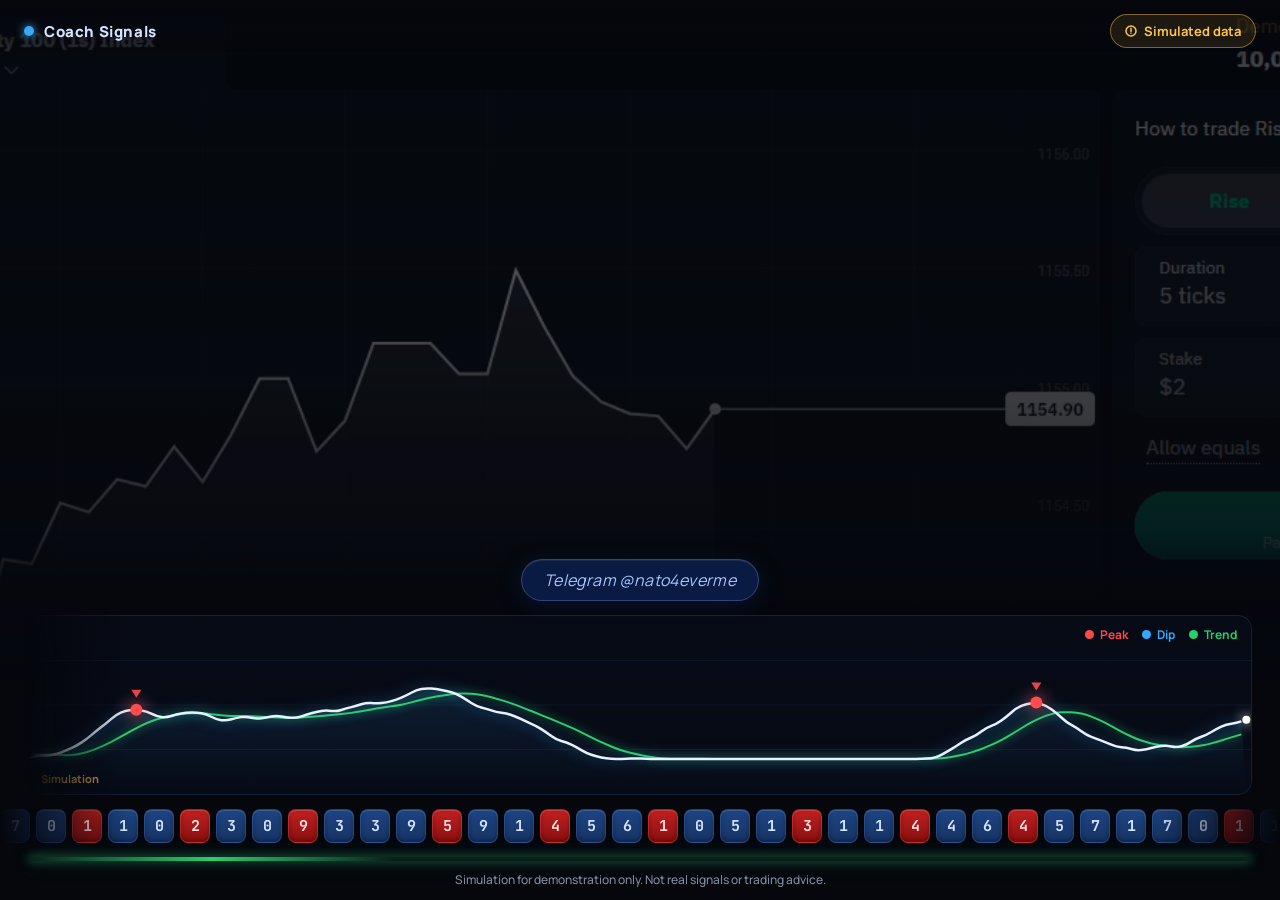
<file: index.html>
<!DOCTYPE html>
<html lang="en">
<head>
  <meta charset="UTF-8">
  <meta name="viewport" content="width=device-width, initial-scale=1.0, viewport-fit=cover">
  <title>Coach Signal Overlay (Simulation)</title>
  <link rel="preconnect" href="https://fonts.googleapis.com">
  <link rel="preconnect" href="https://fonts.gstatic.com" crossorigin>
  <link href="https://fonts.googleapis.com/css2?family=Manrope:wght@500;700;800&family=JetBrains+Mono:wght@600;700&display=swap" rel="stylesheet">
  <link rel="stylesheet" href="style.css">
</head>
<body>

  <!-- Background: Deriv screenshot -->
  <div class="fake-bg">
    <img src="assets/deriv-screenshot.png" alt="Trading platform interface">
  </div>

  <header class="topbar">
    <div class="topbar__left">
      <span class="topbar__dot"></span>
      <span class="topbar__title">Coach Signals</span>
    </div>
    <div class="topbar__badge" role="status">
      <svg width="12" height="12" viewBox="0 0 12 12" aria-hidden="true"><circle cx="6" cy="6" r="5" fill="none" stroke="currentColor" stroke-width="1.5"/><path d="M6 3.2v3.2M6 8.2v.1" stroke="currentColor" stroke-width="1.5" stroke-linecap="round"/></svg>
      Simulated data
    </div>
  </header>

  <main class="overlay">

    <div class="overlay__telegram">
      <span>Telegram @nato4everme</span>
    </div>

    <!-- Moving signal lines -->
    <div class="overlay__wave">
      <canvas id="wave" aria-label="Simulated signal lines"></canvas>
      <span class="wave__tag">Simulation</span>
      <div class="wave__legend">
        <span class="legend legend--up">Peak</span>
        <span class="legend legend--down">Dip</span>
        <span class="legend legend--trend">Trend</span>
      </div>
    </div>

    <!-- Scrolling code sequence -->
    <div class="overlay__code" aria-hidden="true">
      <div class="code-track" id="codeTrack"></div>
    </div>

    <div class="overlay__line"></div>

    <p class="overlay__disclaimer">Simulation for demonstration only. Not real signals or trading advice.</p>

  </main>

  <script src="script.js"></script>
</body>
</html>
</file>
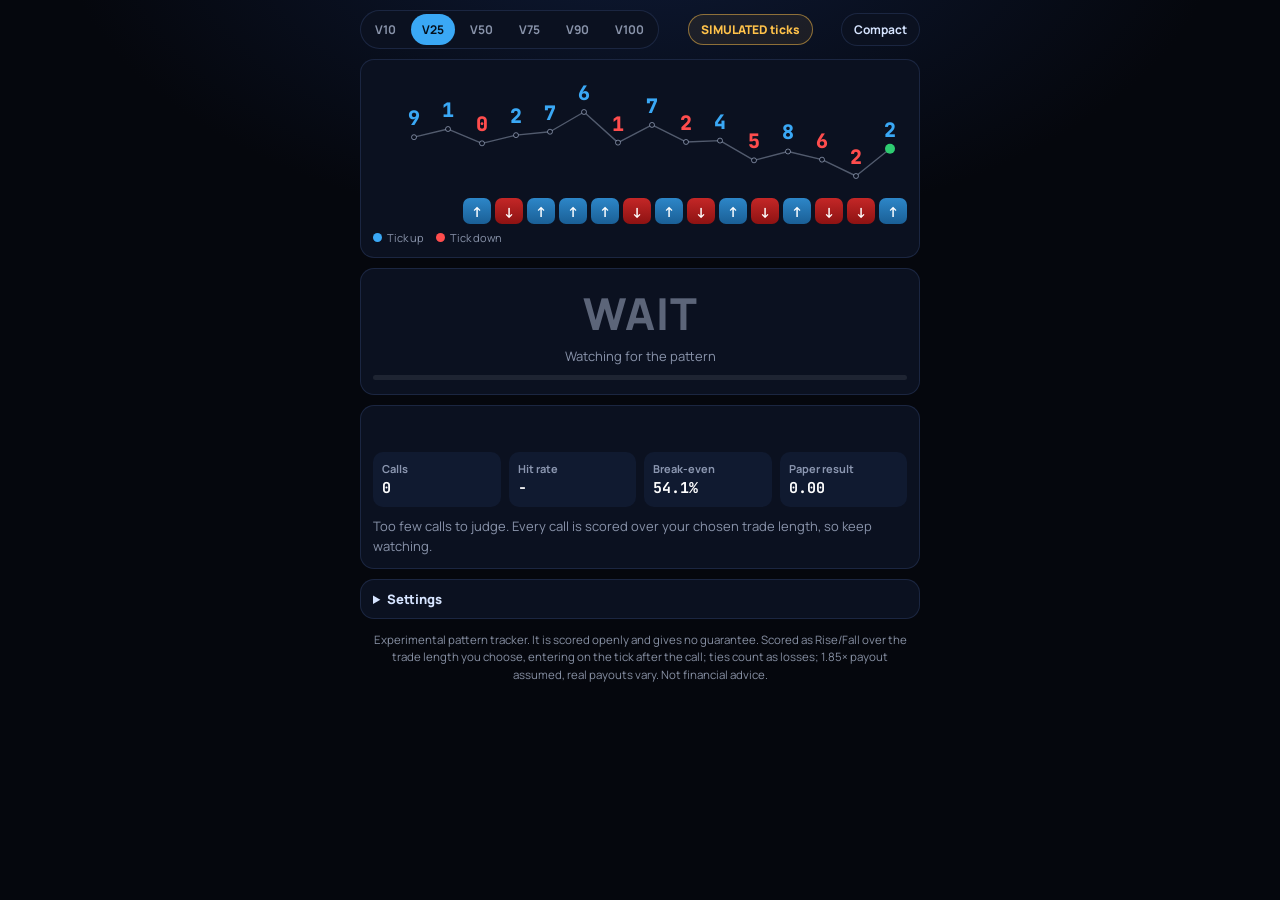
<file: bot-1.html>
<!DOCTYPE html>
<html lang="en">
<head>
<meta charset="UTF-8">
<meta name="viewport" content="width=device-width, initial-scale=1.0, viewport-fit=cover">
<title>Tick Pattern Bot</title>
<link rel="preconnect" href="https://fonts.googleapis.com">
<link rel="preconnect" href="https://fonts.gstatic.com" crossorigin>
<link href="https://fonts.googleapis.com/css2?family=Manrope:wght@500;700;800&family=JetBrains+Mono:wght@600;700&display=swap" rel="stylesheet">
<style>
* { margin: 0; padding: 0; box-sizing: border-box; }
:root {
  --bg: #05070d; --panel: #0b1120; --panel2: #101a30; --line: rgba(120,160,255,.15);
  --ink: #d6e4ff; --muted: rgba(214,228,255,.62);
  --up: #3aa8f5; --down: #ff4d4d; --green: #2ecc71; --amber: #ffc24a;
  --ui: 'Manrope', Arial, sans-serif; --mono: 'JetBrains Mono', 'Courier New', monospace;
}
body {
  background: radial-gradient(900px 500px at 50% -10%, #0e1a36, var(--bg) 65%);
  color: #fff; font-family: var(--ui); min-height: 100vh;
  display: flex; justify-content: center;
  padding: calc(10px + env(safe-area-inset-top)) 10px calc(14px + env(safe-area-inset-bottom));
}
.app { width: 100%; max-width: 560px; display: grid; gap: 10px; align-content: start; }
.card { background: var(--panel); border: 1px solid var(--line); border-radius: 14px; padding: 12px; }

/* top bar */
.bar { display: flex; justify-content: space-between; align-items: center; gap: 8px; flex-wrap: wrap; }
.tabs { display: flex; gap: 4px; background: var(--panel); border: 1px solid var(--line); border-radius: 100px; padding: 3px; }
.tabs button { border: 0; background: transparent; color: var(--muted); font: 700 12px var(--ui); padding: 7px 11px; border-radius: 100px; cursor: pointer; }
.tabs button[aria-pressed="true"] { background: var(--up); color: #04101c; }
.src { font-size: 12px; font-weight: 800; padding: 6px 12px; border-radius: 100px; border: 1px solid; }
.src.live { color: var(--green); border-color: rgba(46,204,113,.5); background: rgba(46,204,113,.08); }
.src.demo { color: var(--amber); border-color: rgba(255,194,74,.5); background: rgba(255,194,74,.08); }
.src.wait { color: var(--muted); border-color: var(--line); }

/* wave */
#line { display: block; width: 100%; height: 120px; }
.arrows { display: flex; gap: 4px; flex-wrap: nowrap; overflow: hidden; justify-content: flex-end; margin-top: 6px; }
.arrow { flex: 0 0 auto; width: 28px; height: 26px; border-radius: 7px; display: flex; align-items: center; justify-content: center; font-weight: 800; font-size: 14px; color: #fff; }
.arrow.up { background: linear-gradient(180deg, #2d86c8, #1a5f96); }
.arrow.down { background: linear-gradient(180deg, #c42727, #8d1212); }
.legend { font-size: 11px; color: var(--muted); margin-top: 6px; display: flex; gap: 12px; }
.legend i { display: inline-block; width: 9px; height: 9px; border-radius: 50%; margin-right: 5px; }

/* call */
.call { text-align: center; padding: 14px 12px; transition: box-shadow .25s, border-color .25s; }
.call.up { border-color: var(--up); box-shadow: 0 0 24px rgba(58,168,245,.35); }
.call.down { border-color: var(--down); box-shadow: 0 0 24px rgba(255,77,77,.35); }
.call__label { font-size: clamp(30px, 9vw, 44px); font-weight: 800; letter-spacing: 1px; }
.call.up .call__label { color: var(--up); } .call.down .call__label { color: var(--down); }
.call.wait .call__label { color: rgba(214,228,255,.4); }
.call__sub { font-size: 13px; color: var(--muted); margin-top: 4px; min-height: 18px; }
.call__bar { height: 5px; background: rgba(255,255,255,.08); border-radius: 3px; margin-top: 10px; overflow: hidden; }
.call__bar i { display: block; height: 100%; width: 0; background: var(--green); transition: width .4s linear; }

/* recent + score */
.recent { display: flex; gap: 5px; flex-wrap: wrap; min-height: 24px; }
.dot { width: 24px; height: 24px; border-radius: 7px; font-size: 12px; font-weight: 800; display: flex; align-items: center; justify-content: center; }
.dot.hit { background: rgba(46,204,113,.15); color: var(--green); border: 1px solid rgba(46,204,113,.5); }
.dot.miss { background: rgba(255,77,77,.12); color: #ff8a8a; border: 1px solid rgba(255,77,77,.45); }
.score { display: grid; grid-template-columns: repeat(4, 1fr); gap: 8px; }
.stat { background: var(--panel2); border-radius: 10px; padding: 9px; }
.stat small { display: block; font-size: 11px; color: var(--muted); font-weight: 700; }
.stat b { font-family: var(--mono); font-size: 15px; }
.good { color: var(--green); } .bad { color: #ff8a8a; }
.verdict { font-size: 13px; color: var(--muted); line-height: 1.5; margin-top: 10px; }
.verdict.warn { color: var(--amber); }

/* settings */
details { background: var(--panel); border: 1px solid var(--line); border-radius: 14px; padding: 10px 12px; font-size: 13px; }
summary { cursor: pointer; font-weight: 800; color: var(--ink); }
.set { display: grid; gap: 10px; margin-top: 10px; color: var(--muted); }
.set label { display: flex; align-items: center; justify-content: space-between; gap: 10px; }
.set input[type=text], .set select { background: var(--panel2); color: #fff; border: 1px solid var(--line); border-radius: 8px; padding: 7px 9px; font: 600 13px var(--mono); max-width: 55%; }
.set button { background: var(--panel2); color: var(--ink); border: 1px solid var(--line); border-radius: 10px; padding: 9px 12px; font: 700 13px var(--ui); cursor: pointer; }
.set .hint { font-size: 12px; line-height: 1.5; }
.foot { text-align: center; font-size: 11.5px; color: var(--muted); line-height: 1.5; padding: 2px 6px; }

.chip { border: 1px solid var(--line); background: var(--panel); color: var(--ink); font: 700 12px var(--ui); padding: 7px 12px; border-radius: 100px; cursor: pointer; }
.chip[aria-pressed="true"] { border-color: var(--up); color: var(--up); }
body.compact .wavewrap, body.compact .recent, body.compact details { display: none; }
button:focus-visible, input:focus-visible, select:focus-visible, summary:focus-visible { outline: 2px solid var(--up); outline-offset: 2px; }
@media (max-width: 420px) { .score { grid-template-columns: 1fr 1fr; } .tabs button { padding: 7px 8px; } }
</style>
</head>
<body>
<div class="app">

  <div class="bar">
    <div class="tabs" id="tabs" role="group" aria-label="Market">
      <button type="button" data-s="1HZ10V">V10</button>
      <button type="button" data-s="1HZ25V" aria-pressed="true">V25</button>
      <button type="button" data-s="1HZ50V">V50</button>
      <button type="button" data-s="1HZ75V">V75</button>
      <button type="button" data-s="1HZ90V">V90</button>
      <button type="button" data-s="1HZ100V">V100</button>
    </div>
    <span class="src wait" id="src" role="status">Starting…</span>
    <button type="button" id="compact" class="chip" aria-pressed="false">Compact</button>
  </div>

  <div class="card wavewrap">
    <canvas id="line" aria-label="Recent ticks"></canvas>
    <div class="arrows" id="arrows"></div>
    <div class="legend"><span><i style="background:var(--up)"></i>Tick up</span><span><i style="background:var(--down)"></i>Tick down</span></div>
  </div>

  <div class="card call wait" id="call" role="status" aria-live="polite">
    <div class="call__label" id="callLabel">WAIT</div>
    <div class="call__sub" id="callSub">Watching for the pattern</div>
    <div class="call__bar"><i id="callBar"></i></div>
  </div>

  <div class="card">
    <div class="recent" id="recent"></div>
    <div class="score" style="margin-top:10px">
      <div class="stat"><small>Calls</small><b id="nCalls">0</b></div>
      <div class="stat"><small>Hit rate</small><b id="rate">-</b></div>
      <div class="stat"><small>Break-even</small><b id="be">54.1%</b></div>
      <div class="stat"><small>Paper result</small><b id="pnl">0.00</b></div>
    </div>
    <p class="verdict" id="verdict">Every call is scored over your chosen trade length. Judge the rule by hundreds of calls, not a few.</p>
  </div>

  <details>
    <summary>Settings</summary>
    <div class="set">
      <button type="button" id="connect">Reconnect live ticks</button>
      <p class="hint" id="hint">Live ticks come from Deriv's public price feed, which needs no login, App ID or token. If the feed can't be reached the bot switches to simulated ticks and says so on the badge. Never paste an API token into this page.</p>
      <label>Trade length (ticks)
        <select id="dur"><option>1</option><option>2</option><option>3</option><option>4</option><option selected>5</option><option>6</option><option>7</option><option>8</option><option>9</option><option>10</option></select>
      </label>
      <label>Pattern: ticks in a row
        <select id="streak"><option>2</option><option selected>3</option><option>4</option><option>5</option></select>
      </label>
      <label>Skip volatile stretches <input type="checkbox" id="calm" checked></label>
      <label>Beep on a call <input type="checkbox" id="sound"></label>
      <button type="button" id="csv">Download results (CSV)</button>
      <button type="button" id="clearLog">Clear saved results</button>
      <p class="hint">Results are saved in this browser, per market, rule setting and source (live or simulated), so the scoreboard never mixes them.</p>
    </div>
  </details>

  <p class="foot">Experimental pattern tracker. It is scored openly and gives no guarantee. Scored as Rise/Fall over the trade length you choose, entering on the tick after the call; ties count as losses; 1.85× payout assumed, real payouts vary. Not financial advice.</p>
</div>

<script>
// ============================================================
// Tick Pattern Bot
// Rule: N ticks in one direction -> call the same direction for the chosen trade length.
// Every call is scored against what actually happened.
// ============================================================
const PAYOUT = 1.85, BREAKEVEN = 1 / PAYOUT;
const dur = () => parseInt(document.getElementById('dur').value, 10) || 5;   // trade length in ticks
// Deriv's public market-data endpoint: no App ID, token or login needed (check developers.deriv.com if it ever changes)
const WS_URL = 'wss://api.derivws.com/trading/v1/options/ws/public';
const NAMES = { '1HZ10V': 'Volatility 10 (1s)', '1HZ25V': 'Volatility 25 (1s)', '1HZ50V': 'Volatility 50 (1s)', '1HZ75V': 'Volatility 75 (1s)', '1HZ90V': 'Volatility 90 (1s)', '1HZ100V': 'Volatility 100 (1s)' };
const UP = '#3aa8f5', DOWN = '#ff4d4d';
const $ = id => document.getElementById(id);

let symbol = '1HZ25V', mode = 'wait';
let prices = [], pip = 2, open = null, log = [], lastEpoch = 0;
let ws = null, gen = 0, demoTimer = null, retry = 0, retryTimer = null, audio = null;

// ---- saved settings (fails quietly if storage is blocked) ----
const store = {
  get(k) { try { return localStorage.getItem(k); } catch (e) { return null; } },
  set(k, v) { try { localStorage.setItem(k, v); } catch (e) {} }
};
if (store.get('symbol') && NAMES[store.get('symbol')]) symbol = store.get('symbol');
['streak', 'dur'].forEach(k => { const v = store.get(k); if (v) $(k).value = v; });
['calm', 'sound'].forEach(k => { const v = store.get(k); if (v !== null) $(k).checked = v === '1'; });
function setCompact(on) {
  document.body.classList.toggle('compact', on);
  $('compact').setAttribute('aria-pressed', String(on));
  $('compact').textContent = on ? 'Expand' : 'Compact';
  store.set('compact', on ? '1' : '0');
  if (window.__ready) drawLine();
}
setCompact(store.get('compact') === '1');
try { log = JSON.parse(store.get('log') || '[]'); if (!Array.isArray(log)) log = []; } catch (e) { log = []; }

// ---- rule ----
function rule(arr, i, streak, calm) {
  if (i < 31) return null;
  let up = true, down = true;
  for (let k = 0; k < streak; k++) {
    const d = arr[i - k] - arr[i - k - 1];
    if (d <= 0) up = false;
    if (d >= 0) down = false;
  }
  if (!up && !down) return null;
  if (calm) {
    const avg = len => { let s = 0; for (let k = 0; k < len; k++) s += Math.abs(arr[i - k] - arr[i - k - 1]); return s / len; };
    if (avg(10) > avg(Math.min(100, i))) return null;
  }
  return up ? 'up' : 'down';
}
const digitOf = p => Math.abs(Math.round(p * Math.pow(10, pip))) % 10;

// ---- ticks in ----
const curStreak = () => parseInt($('streak').value, 10);
function cfgResults() {
  return log.filter(r => r.src === mode && r.sym === symbol && r.streak === curStreak() && (r.dur || 5) === dur() && r.calm === $('calm').checked);
}
function onTick(p, epoch) {
  if (epoch <= lastEpoch) return;                 // duplicate or out-of-order tick
  const gap = lastEpoch ? epoch - lastEpoch : 0;
  lastEpoch = epoch;
  if (gap > 5 && open) open = null;               // missed ticks: void the call rather than score it wrongly
  prices.push(p);
  if (prices.length > 400) prices.shift();
  const i = prices.length - 1;

  if (open) {
    if (open.entry === null) {
      open.entry = p; open.entryEpoch = epoch;    // the trade fills on the first tick after the call
    } else {
      open.left--;
      if (open.left === 0) {
        const hit = open.dir === 'up' ? p > open.entry : p < open.entry;   // a tie counts as a loss
        log.push({ t: open.entryEpoch, src: open.src, sym: symbol, streak: open.streak, dur: open.dur, calm: open.calm, dir: open.dir, entry: open.entry, exit: p, hit });
        if (log.length > 5000) log.splice(0, log.length - 5000);
        store.set('log', JSON.stringify(log));
        open = null;
      }
    }
  }
  if (!open) {
    const s = curStreak(), c = $('calm').checked;
    const dir = rule(prices, i, s, c);
    if (dir) { open = { dir, entry: null, left: dur(), dur: dur(), src: mode, streak: s, calm: c }; beep(dir); }
  }
  render();
}

// ---- sources ----
function setSrc(kind, text) { const s = $('src'); s.className = 'src ' + kind; s.textContent = text; }
function resetData() { prices = []; open = null; lastEpoch = 0; render(); }

function stopAll() {
  gen++;
  clearInterval(demoTimer); demoTimer = null;
  clearTimeout(retryTimer);
  if (ws) { try { ws.close(); } catch (e) {} ws = null; }
}
function startDemo(note) {
  stopAll(); resetData(); mode = 'demo'; pip = 2;
  let p = 1154.9;
  for (let i = 0; i < 60; i++) { p += (Math.random() - 0.5) * 0.9; prices.push(Math.round(p * 100) / 100); }
  lastEpoch = Math.floor(Date.now() / 1000);
  setSrc('demo', 'SIMULATED ticks');
  if (note) $('hint').textContent = note;
  demoTimer = setInterval(() => {
    p = Math.max(100, p + gauss() * 0.4);
    onTick(Math.round(p * 100) / 100, (lastEpoch || Math.floor(Date.now() / 1000)) + 1);
  }, 1000);
  render();
}
function gauss() { let u = 0, v = 0; while (!u) u = Math.random(); while (!v) v = Math.random(); return Math.sqrt(-2 * Math.log(u)) * Math.cos(2 * Math.PI * v); }

function startLive() {
  stopAll(); resetData(); mode = 'wait';
  setSrc('wait', 'Connecting…');
  const myGen = gen;
  let got = false, sock;
  try { sock = new WebSocket(WS_URL); }
  catch (e) { startDemo('Could not open a connection. Using simulated ticks.'); return; }
  ws = sock;
  const timer = setTimeout(() => { if (!got && myGen === gen) startDemo('No data received from the feed. Using simulated ticks.'); }, 9000);

  sock.onopen = () => {
    sock.send(JSON.stringify({ ticks_history: symbol, count: 120, end: 'latest', style: 'ticks' }));
    sock.send(JSON.stringify({ ticks: symbol, subscribe: 1 }));
  };
  sock.onmessage = ev => {
    if (myGen !== gen) return;
    let m; try { m = JSON.parse(ev.data); } catch (e) { return; }
    if (m.error) { clearTimeout(timer); if (!got) startDemo('Feed error: ' + (m.error.message || 'unknown') + '. Using simulated ticks.'); return; }
    if (m.msg_type === 'history' && m.history && m.history.prices) {
      pip = m.pip_size || pip;
      prices = m.history.prices.map(Number);
      const ts = m.history.times; if (ts && ts.length) lastEpoch = Number(ts[ts.length - 1]);
      if (!got) { got = true; clearTimeout(timer); mode = 'live'; retry = 0; setSrc('live', 'LIVE · ' + NAMES[symbol]); }
      render();
    } else if (m.msg_type === 'tick' && m.tick && typeof m.tick.quote === 'number') {
      pip = m.tick.pip_size || pip;
      if (!got) { got = true; clearTimeout(timer); mode = 'live'; retry = 0; setSrc('live', 'LIVE · ' + NAMES[symbol]); }
      onTick(m.tick.quote, Number(m.tick.epoch) || Math.floor(Date.now() / 1000));
    }
  };
  sock.onerror = () => {};
  sock.onclose = () => {
    if (myGen !== gen) return;
    clearTimeout(timer);
    if (got) {
      // lost a working connection: retry, and say so
      setSrc('wait', 'Reconnecting…');
      retry = Math.min(retry + 1, 5);
      retryTimer = setTimeout(startLive, retry * 2000);
    } else {
      startDemo('Connection closed. Using simulated ticks.');
    }
  };
}

// ---- audio ----
function beep(dir) {
  if (!$('sound').checked) return;
  try {
    audio = audio || new (window.AudioContext || window.webkitAudioContext)();
    const o = audio.createOscillator(), g = audio.createGain();
    o.frequency.value = dir === 'up' ? 880 : 440; o.type = 'sine';
    g.gain.setValueAtTime(0.12, audio.currentTime);
    g.gain.exponentialRampToValueAtTime(0.001, audio.currentTime + 0.25);
    o.connect(g); g.connect(audio.destination); o.start(); o.stop(audio.currentTime + 0.25);
  } catch (e) {}
}

// ---- render ----
const canvas = $('line'), ctx = canvas.getContext('2d');
function drawLine() {
  const dpr = window.devicePixelRatio || 1, r = canvas.getBoundingClientRect();
  const W = r.width, H = r.height;
  if (!W) return;
  canvas.width = Math.round(W * dpr); canvas.height = Math.round(H * dpr);
  ctx.setTransform(dpr, 0, 0, dpr, 0, 0);
  ctx.clearRect(0, 0, W, H);
  const CELL = W < 420 ? 28 : 34;
  const n = Math.max(6, Math.floor(W / CELL));
  const arr = prices.slice(-n);
  if (arr.length < 2) return;
  const mn = Math.min(...arr), mx = Math.max(...arr), rg = (mx - mn) || 1;
  const x = i => W - (arr.length - i - 0.5) * CELL;
  const y = v => 40 + (mx - v) / rg * (H - 56);

  ctx.strokeStyle = 'rgba(214,228,255,.35)'; ctx.lineWidth = 1.4; ctx.lineJoin = 'round';
  ctx.beginPath(); arr.forEach((v, i) => i ? ctx.lineTo(x(i), y(v)) : ctx.moveTo(x(i), y(v))); ctx.stroke();

  ctx.textAlign = 'center'; ctx.textBaseline = 'alphabetic';
  arr.forEach((v, i) => {
    const px = x(i), py = y(v), isLast = i === arr.length - 1;
    const dirUp = i === 0 ? true : v > arr[i - 1], tie = i > 0 && v === arr[i - 1];
    ctx.fillStyle = tie ? '#9aa8c4' : dirUp ? UP : DOWN;
    ctx.font = '800 20px "JetBrains Mono", monospace';
    ctx.fillText(String(digitOf(v)), px, py - 12);
    ctx.beginPath(); ctx.arc(px, py, isLast ? 5 : 2.5, 0, Math.PI * 2);
    ctx.fillStyle = isLast ? '#2ecc71' : '#0b1120'; ctx.fill();
    if (!isLast) { ctx.strokeStyle = 'rgba(214,228,255,.5)'; ctx.lineWidth = 1; ctx.stroke(); }
  });

  // arrow chips
  const box = $('arrows'); box.innerHTML = '';
  const cap = Math.floor((box.clientWidth || W) / 32);
  for (let i = Math.max(1, arr.length - cap); i < arr.length; i++) {
    if (arr[i] === arr[i - 1]) continue;
    const d = document.createElement('div');
    const up = arr[i] > arr[i - 1];
    d.className = 'arrow ' + (up ? 'up' : 'down'); d.textContent = up ? '↑' : '↓';
    box.appendChild(d);
  }
}

function render() {
  drawLine();
  const c = $('call');
  if (open) {
    c.className = 'card call ' + open.dir;
    $('callLabel').textContent = 'TAKE ' + open.dir.toUpperCase();
    if (open.entry === null) {
      $('callSub').textContent = `Place a ${open.dur}-tick trade now · it fills on the next tick`;
      $('callBar').style.width = '0';
    } else {
      $('callSub').textContent = `${open.dur}-tick trade · ${open.left} tick${open.left === 1 ? '' : 's'} left`;
      $('callBar').style.width = ((open.dur - open.left) / open.dur * 100) + '%';
    }
  } else {
    c.className = 'card call wait';
    $('callLabel').textContent = 'WAIT';
    $('callSub').textContent = mode === 'wait' ? 'Waiting for data…' : 'Watching for the pattern';
    $('callBar').style.width = '0';
  }
  const results = cfgResults();
  const total = results.length, hits = results.filter(r => r.hit).length;
  const rate = total ? hits / total : 0, net = hits * (PAYOUT - 1) - (total - hits);
  $('nCalls').textContent = total;
  $('rate').textContent = total ? (rate * 100).toFixed(1) + '%' : '-';
  $('rate').className = total >= 30 ? (rate >= BREAKEVEN ? 'good' : 'bad') : '';
  $('pnl').textContent = (net > 0 ? '+' : '') + net.toFixed(2);
  $('pnl').className = net > 0 ? 'good' : net < 0 ? 'bad' : '';
  const v = $('verdict');
  if (total < 30) { v.className = 'verdict'; v.textContent = 'Too few calls to judge. Every call is scored over your chosen trade length, so keep watching.'; }
  else if (rate < BREAKEVEN) { v.className = 'verdict warn'; v.textContent = `Below break-even so far (${(rate * 100).toFixed(1)}% vs ${(BREAKEVEN * 100).toFixed(1)}%). On paper this rule is losing money.`; }
  else { v.className = 'verdict'; v.textContent = 'Above break-even so far. Short runs are often luck, so keep testing before risking money.'; }
  const rec = $('recent'); rec.innerHTML = '';
  results.slice(-14).forEach(r => {
    const d = document.createElement('div'); d.className = 'dot ' + (r.hit ? 'hit' : 'miss');
    d.title = r.dir.toUpperCase(); d.textContent = r.hit ? '✓' : '✕'; rec.appendChild(d);
  });
}

// ---- wiring ----
function markTab() { document.querySelectorAll('#tabs button').forEach(b => b.setAttribute('aria-pressed', String(b.dataset.s === symbol))); }
$('tabs').addEventListener('click', e => {
  const s = e.target.dataset && e.target.dataset.s; if (!s || s === symbol) return;
  symbol = s; store.set('symbol', s); markTab(); start();
});
$('connect').addEventListener('click', startLive);
['streak', 'dur', 'calm', 'sound'].forEach(k => $(k).addEventListener('change', () => {
  store.set(k, $(k).type === 'checkbox' ? ($(k).checked ? '1' : '0') : $(k).value);
  if (k === 'streak' || k === 'dur' || k === 'calm') open = null;
  render();
}));
$('csv').addEventListener('click', () => {
  const rows = ['time_utc,source,symbol,ticks_in_row,trade_ticks,calm_filter,direction,entry,exit,result'];
  log.forEach(r => rows.push([new Date(r.t * 1000).toISOString(), r.src, r.sym, r.streak, (r.dur || 5), r.calm, r.dir, r.entry, r.exit, r.hit ? 'win' : 'loss'].join(',')));
  const a = document.createElement('a');
  a.href = URL.createObjectURL(new Blob([rows.join('\n')], { type: 'text/csv' }));
  a.download = 'tick-bot-results.csv'; document.body.appendChild(a); a.click(); a.remove();
});
$('clearLog').addEventListener('click', () => {
  if (!confirm('Delete all saved results?')) return;
  log = []; store.set('log', '[]'); render();
});
$('compact').addEventListener('click', () => setCompact(!document.body.classList.contains('compact')));
window.addEventListener('resize', drawLine);
function start() { startLive(); }
window.__ready = true;
markTab(); start();
</script>
</body>
</html>
</file>
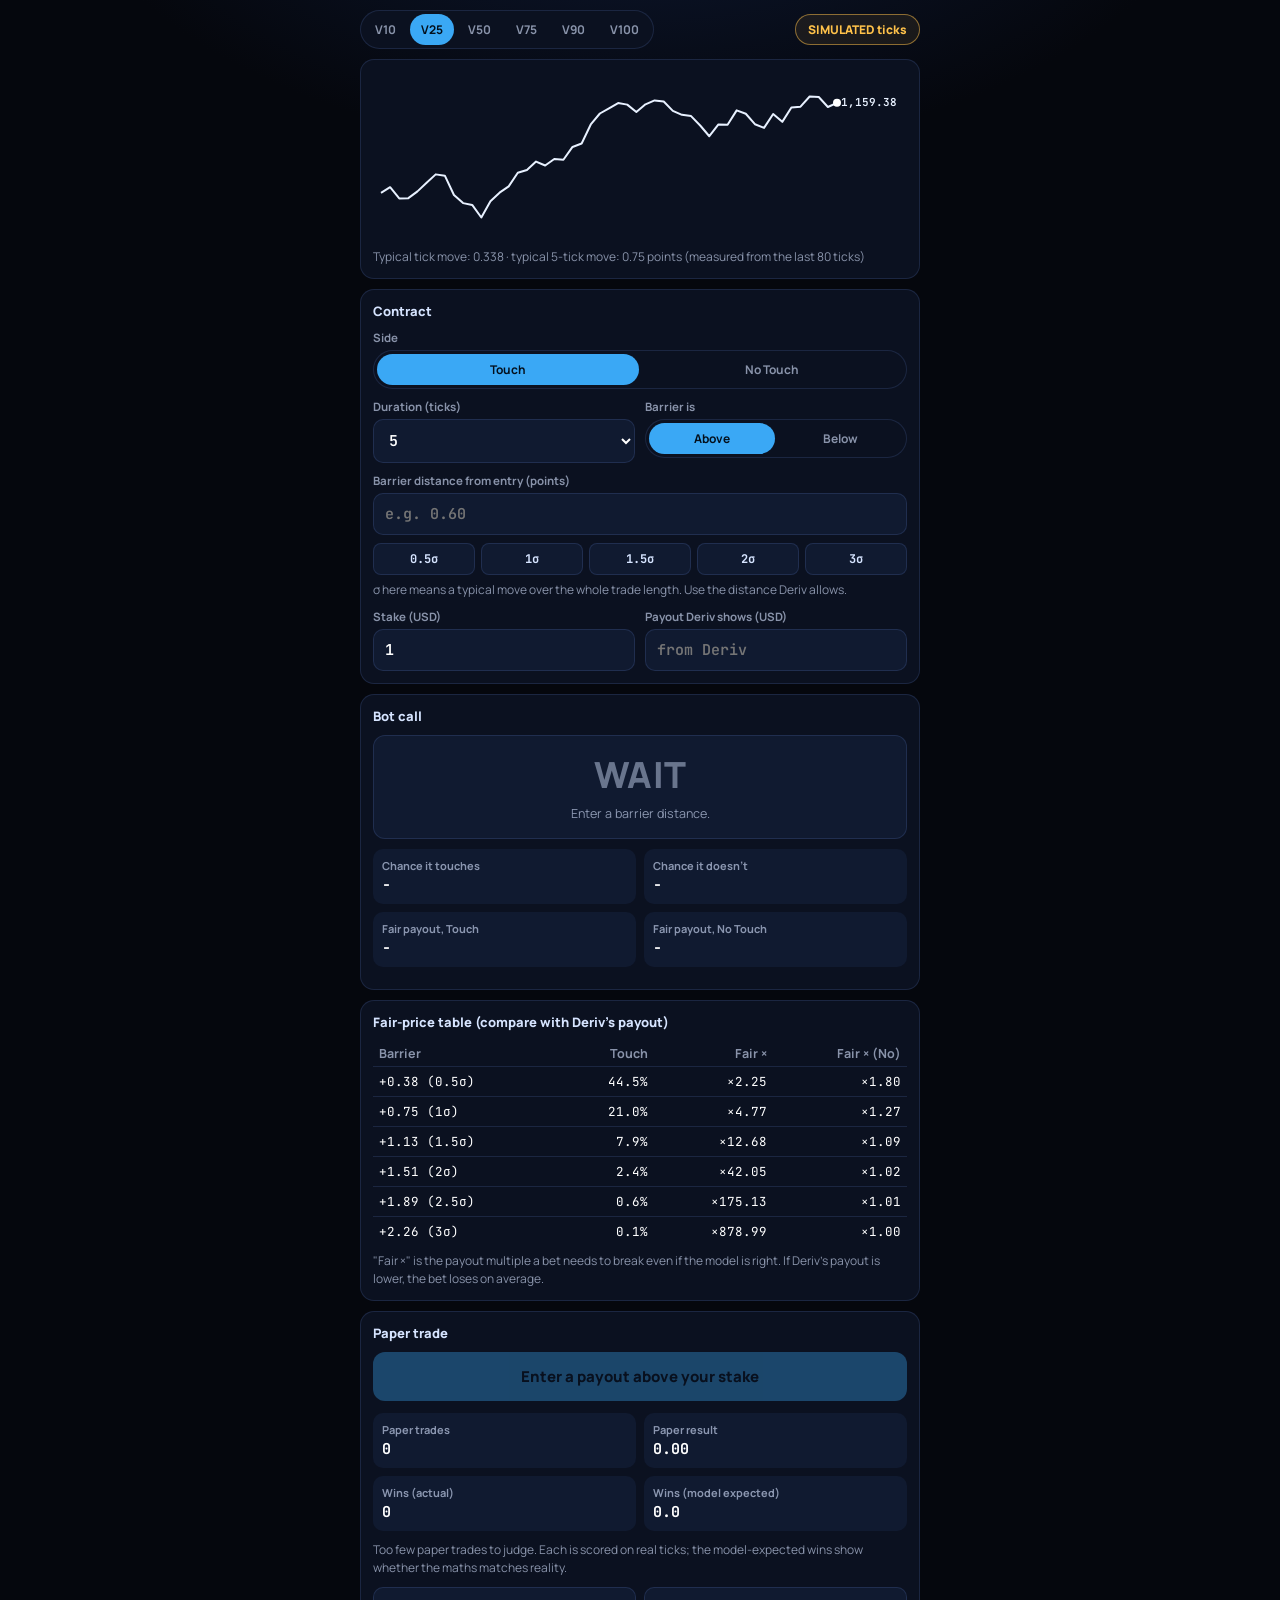
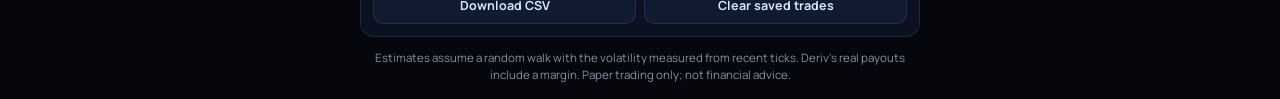
<file: touch-bot.html>
<!DOCTYPE html>
<html lang="en">
<head>
<meta charset="UTF-8">
<meta name="viewport" content="width=device-width, initial-scale=1.0, viewport-fit=cover">
<title>Touch / No Touch Bot</title>
<link rel="preconnect" href="https://fonts.googleapis.com">
<link rel="preconnect" href="https://fonts.gstatic.com" crossorigin>
<link href="https://fonts.googleapis.com/css2?family=Manrope:wght@500;700;800&family=JetBrains+Mono:wght@600;700&display=swap" rel="stylesheet">
<style>
* { margin: 0; padding: 0; box-sizing: border-box; }
:root {
  --bg: #05070d; --panel: #0b1120; --panel2: #101a30; --line: rgba(120,160,255,.15);
  --ink: #d6e4ff; --muted: rgba(214,228,255,.62);
  --blue: #3aa8f5; --red: #ff4d4d; --green: #2ecc71; --amber: #ffc24a;
  --ui: 'Manrope', Arial, sans-serif; --mono: 'JetBrains Mono', 'Courier New', monospace;
}
body {
  background: radial-gradient(900px 500px at 50% -10%, #0e1a36, var(--bg) 65%);
  color: #fff; font-family: var(--ui); min-height: 100vh; display: flex; justify-content: center;
  padding: calc(10px + env(safe-area-inset-top)) 10px calc(14px + env(safe-area-inset-bottom));
}
.app { width: 100%; max-width: 560px; display: grid; gap: 10px; align-content: start; }
.card { background: var(--panel); border: 1px solid var(--line); border-radius: 14px; padding: 12px; }
.card h2 { font-size: 13px; font-weight: 800; color: var(--ink); margin-bottom: 10px; }

.bar { display: flex; justify-content: space-between; align-items: center; gap: 8px; flex-wrap: wrap; }
.seg { display: inline-flex; gap: 3px; background: var(--panel); border: 1px solid var(--line); border-radius: 100px; padding: 3px; }
.seg button { border: 0; background: transparent; color: var(--muted); font: 700 12px var(--ui); padding: 7px 11px; border-radius: 100px; cursor: pointer; }
.seg button[aria-pressed="true"] { background: var(--blue); color: #04101c; }
.src { font-size: 12px; font-weight: 800; padding: 6px 12px; border-radius: 100px; border: 1px solid; }
.src.live { color: var(--green); border-color: rgba(46,204,113,.5); background: rgba(46,204,113,.08); }
.src.demo { color: var(--amber); border-color: rgba(255,194,74,.5); background: rgba(255,194,74,.08); }
.src.wait { color: var(--muted); border-color: var(--line); }

#chart { display: block; width: 100%; height: 170px; }
.sub { font-size: 12px; color: var(--muted); line-height: 1.5; margin-top: 6px; }

.grid2 { display: grid; grid-template-columns: 1fr 1fr; gap: 10px; }
.f label { display: block; font-size: 11.5px; color: var(--muted); font-weight: 700; margin-bottom: 5px; }
.f input, .f select {
  width: 100%; background: var(--panel2); color: #fff; border: 1px solid var(--line); border-radius: 10px;
  padding: 10px 11px; font: 600 15px var(--mono);
}
.chips { display: flex; gap: 6px; margin-top: 8px; flex-wrap: wrap; }
.chips button { flex: 1; min-width: 56px; background: var(--panel2); color: var(--ink); border: 1px solid var(--line); border-radius: 8px; padding: 7px 0; font: 700 12px var(--mono); cursor: pointer; }
.full { grid-column: 1 / -1; }

.verdict { text-align: center; padding: 14px 12px; border: 1px solid var(--line); border-radius: 12px; background: var(--panel2); }
.verdict b { display: block; font-size: clamp(26px, 8vw, 36px); font-weight: 800; letter-spacing: .5px; color: rgba(214,228,255,.45); }
.verdict.take b { color: var(--green); } .verdict.skip b { color: var(--amber); }
.verdict.take { border-color: rgba(46,204,113,.55); }
.verdict span { display: block; font-size: 12.5px; color: var(--muted); margin-top: 6px; line-height: 1.5; }

.kv { display: grid; grid-template-columns: repeat(2, 1fr); gap: 8px; margin-bottom: 10px; }
.stat { background: var(--panel2); border-radius: 10px; padding: 9px; }
.stat small { display: block; font-size: 11px; color: var(--muted); font-weight: 700; }
.stat b { font: 700 15px var(--mono); }
.good { color: var(--green); } .bad { color: #ff8a8a; }

table { width: 100%; border-collapse: collapse; font-size: 12.5px; }
th { text-align: right; color: var(--muted); font-weight: 700; padding: 4px 6px; }
td { text-align: right; padding: 6px; font-family: var(--mono); border-top: 1px solid var(--line); }
th:first-child, td:first-child { text-align: left; }

.go { width: 100%; border: 0; border-radius: 12px; padding: 14px; font: 800 15px var(--ui); background: var(--blue); color: #04101c; cursor: pointer; }
.go:disabled { opacity: .35; cursor: not-allowed; }
.open { display: none; margin-top: 10px; background: var(--panel2); border-radius: 10px; padding: 10px; font-size: 13px; line-height: 1.7; color: var(--muted); }
.open.on { display: block; } .open b { color: #fff; font-family: var(--mono); }
.result { display: none; margin-top: 10px; padding: 10px 12px; border-radius: 10px; font-weight: 800; font-size: 14px; }
.result.on { display: block; }
.result.win { background: rgba(46,204,113,.12); border: 1px solid rgba(46,204,113,.5); color: var(--green); }
.result.loss { background: rgba(255,77,77,.1); border: 1px solid rgba(255,77,77,.5); color: #ff8a8a; }
.btns { display: flex; gap: 8px; margin-top: 10px; }
.btns button { flex: 1; background: var(--panel2); color: var(--ink); border: 1px solid var(--line); border-radius: 10px; padding: 9px; font: 700 12.5px var(--ui); cursor: pointer; }
.foot { text-align: center; font-size: 11.5px; color: var(--muted); line-height: 1.5; padding: 2px 6px; }
button:focus-visible, input:focus-visible, select:focus-visible { outline: 2px solid var(--blue); outline-offset: 2px; }
</style>
</head>
<body>
<div class="app">

  <div class="bar">
    <div class="seg" id="tabs" role="group" aria-label="Market">
      <button type="button" data-s="1HZ10V">V10</button>
      <button type="button" data-s="1HZ25V" aria-pressed="true">V25</button>
      <button type="button" data-s="1HZ50V">V50</button>
      <button type="button" data-s="1HZ75V">V75</button>
      <button type="button" data-s="1HZ90V">V90</button>
      <button type="button" data-s="1HZ100V">V100</button>
    </div>
    <span class="src wait" id="src" role="status">Starting…</span>
  </div>

  <div class="card">
    <canvas id="chart" aria-label="Recent ticks with barrier"></canvas>
    <p class="sub" id="sigma">Collecting ticks…</p>
  </div>

  <div class="card">
    <h2>Contract</h2>
    <div class="grid2">
      <div class="f full">
        <label>Side</label>
        <div class="seg" id="sideSeg" style="display:flex">
          <button type="button" data-v="touch" aria-pressed="true" style="flex:1">Touch</button>
          <button type="button" data-v="no" aria-pressed="false" style="flex:1">No Touch</button>
        </div>
      </div>
      <div class="f">
        <label for="dur">Duration (ticks)</label>
        <select id="dur"><option>5</option><option>6</option><option>7</option><option>8</option><option>9</option><option>10</option></select>
      </div>
      <div class="f">
        <label>Barrier is</label>
        <div class="seg" id="dirSeg" style="display:flex">
          <button type="button" data-v="1" aria-pressed="true" style="flex:1">Above</button>
          <button type="button" data-v="-1" aria-pressed="false" style="flex:1">Below</button>
        </div>
      </div>
      <div class="f full">
        <label for="barrier">Barrier distance from entry (points)</label>
        <input id="barrier" type="number" step="any" min="0" inputmode="decimal" placeholder="e.g. 0.60">
        <div class="chips" id="chips">
          <button type="button" data-k="0.5">0.5σ</button><button type="button" data-k="1">1σ</button>
          <button type="button" data-k="1.5">1.5σ</button><button type="button" data-k="2">2σ</button><button type="button" data-k="3">3σ</button>
        </div>
        <p class="sub">σ here means a typical move over the whole trade length. Use the distance Deriv allows.</p>
      </div>
      <div class="f">
        <label for="stake">Stake (USD)</label>
        <input id="stake" type="number" step="any" min="0" value="1" inputmode="decimal">
      </div>
      <div class="f">
        <label for="payout">Payout Deriv shows (USD)</label>
        <input id="payout" type="number" step="any" min="0" inputmode="decimal" placeholder="from Deriv">
      </div>
    </div>
  </div>

  <div class="card">
    <h2>Bot call</h2>
    <div class="verdict" id="verdict"><b>WAIT</b><span id="vtext">Collecting ticks to measure volatility.</span></div>
    <div class="kv" style="margin-top:10px">
      <div class="stat"><small>Chance it touches</small><b id="pT">-</b></div>
      <div class="stat"><small>Chance it doesn't</small><b id="pN">-</b></div>
      <div class="stat"><small>Fair payout, Touch</small><b id="fT">-</b></div>
      <div class="stat"><small>Fair payout, No Touch</small><b id="fN">-</b></div>
    </div>
    <p class="sub" id="edge"></p>
  </div>

  <div class="card">
    <h2>Fair-price table (compare with Deriv's payout)</h2>
    <table>
      <thead><tr><th>Barrier</th><th>Touch</th><th>Fair ×</th><th>Fair × (No)</th></tr></thead>
      <tbody id="tbl"></tbody>
    </table>
    <p class="sub">"Fair ×" is the payout multiple a bet needs to break even if the model is right. If Deriv's payout is lower, the bet loses on average.</p>
  </div>

  <div class="card">
    <h2>Paper trade</h2>
    <button class="go" id="go" type="button">Paper trade this contract</button>
    <div class="open" id="open"></div>
    <div class="result" id="result" role="status"></div>
    <div class="kv" style="margin-top:12px">
      <div class="stat"><small>Paper trades</small><b id="nT">0</b></div>
      <div class="stat"><small>Paper result</small><b id="pnl">0.00</b></div>
      <div class="stat"><small>Wins (actual)</small><b id="wA">0</b></div>
      <div class="stat"><small>Wins (model expected)</small><b id="wE">0.0</b></div>
    </div>
    <p class="sub" id="calib">Each paper trade is scored on real ticks. The model-expected wins let you check whether the maths matches reality.</p>
    <div class="btns"><button type="button" id="csv">Download CSV</button><button type="button" id="clearLog">Clear saved trades</button></div>
  </div>

  <p class="foot">Estimates assume a random walk with the volatility measured from recent ticks. Deriv's real payouts include a margin. Paper trading only; not financial advice.</p>
</div>

<script>
// ============================================================
// Touch / No Touch bot
// Estimates the chance a barrier is touched, compares it with the payout
// Deriv shows, and scores paper trades on real ticks.
// ============================================================
const WS_URL = 'wss://api.derivws.com/trading/v1/options/ws/public';  // check developers.deriv.com if it ever changes
const NAMES = { '1HZ10V': 'Volatility 10 (1s)', '1HZ25V': 'Volatility 25 (1s)', '1HZ50V': 'Volatility 50 (1s)', '1HZ75V': 'Volatility 75 (1s)', '1HZ90V': 'Volatility 90 (1s)', '1HZ100V': 'Volatility 100 (1s)' };
const $ = id => document.getElementById(id);
const EDGE_NEEDED = 0.03;   // required edge before the bot says TAKE (covers model error)

let symbol = '1HZ25V', mode = 'wait', prices = [], pip = 2, lastEpoch = 0;
let side = 'touch', dir = 1, pend = null, log = [];
let ws = null, gen = 0, demoTimer = null, retry = 0, retryTimer = null;

const store = {
  get(k) { try { return localStorage.getItem(k); } catch (e) { return null; } },
  set(k, v) { try { localStorage.setItem(k, v); } catch (e) {} }
};
try { log = JSON.parse(store.get('tn_log') || '[]'); if (!Array.isArray(log)) log = []; } catch (e) { log = []; }
['dur', 'stake', 'payout', 'barrier'].forEach(k => { const v = store.get('tn_' + k); if (v !== null) $(k).value = v; });
if (store.get('tn_side')) side = store.get('tn_side');
if (store.get('tn_dir')) dir = parseInt(store.get('tn_dir'), 10) === -1 ? -1 : 1;
if (store.get('tn_symbol') && NAMES[store.get('tn_symbol')]) symbol = store.get('tn_symbol');

// ---------- maths ----------
function erf(x) {   // Abramowitz-Stegun 7.1.26
  const s = x < 0 ? -1 : 1; x = Math.abs(x);
  const t = 1 / (1 + 0.3275911 * x);
  const y = 1 - (((((1.061405429 * t - 1.453152027) * t) + 1.421413741) * t - 0.284496736) * t + 0.254829592) * t * Math.exp(-x * x);
  return s * y;
}
const Phi = z => 0.5 * (1 + erf(z / Math.SQRT2));
function sigmaTick() {
  const n = Math.min(100, prices.length - 1);
  if (n < 30) return null;
  let m = 0; const d = [];
  for (let i = prices.length - n; i < prices.length; i++) d.push(prices[i] - prices[i - 1]);
  m = d.reduce((a, b) => a + b, 0) / n;
  const v = d.reduce((a, b) => a + (b - m) * (b - m), 0) / (n - 1);
  return Math.sqrt(v);
}
// Chance that a driftless walk with N steps reaches distance b at any tick.
// Reflection principle with the discrete-monitoring correction (Broadie-Glasserman).
function pTouch(b, sigma, N) {
  if (!(b > 0) || !(sigma > 0)) return null;
  const adj = b + 0.5826 * sigma;
  return Math.min(1, Math.max(0, 2 * (1 - Phi(adj / (sigma * Math.sqrt(N))))));
}
const num = id => { const v = parseFloat($(id).value); return isFinite(v) ? v : NaN; };
const dur = () => parseInt($('dur').value, 10) || 5;
const fmt = (x, d = 2) => isFinite(x) ? x.toLocaleString('en-US', { minimumFractionDigits: d, maximumFractionDigits: d }) : '-';
const pct = x => x === null ? '-' : (x * 100).toFixed(1) + '%';
const mult = p => (p === null || p <= 0) ? '-' : '×' + (1 / p).toFixed(2);

// ---------- ticks in ----------
function onTick(p, epoch) {
  if (epoch <= lastEpoch) return;
  const gap = lastEpoch ? epoch - lastEpoch : 0;
  lastEpoch = epoch;
  if (gap > 5 && pend) { pend = null; showResult(null, 'Paper trade voided: ticks were missed.'); }
  prices.push(p);
  if (prices.length > 400) prices.shift();

  if (pend) {
    pend.left--;
    const hit = pend.dirn > 0 ? p >= pend.barrier : p <= pend.barrier;
    if (hit) pend.touched = true;
    // Touch wins as soon as the barrier is touched; otherwise the contract runs to the end
    if (pend.touched || pend.left === 0) settle(p);
  }
  render();
}
function settle(lastTick) {
  const t = pend, win = t.side === 'touch' ? t.touched : !t.touched;
  const pl = win ? t.stake * (t.payout / t.stake - 1) : -t.stake;
  log.push({ t: t.epoch, src: t.src, sym: t.sym, side: t.side, dirn: t.dirn, dur: t.dur, entry: t.entry, barrier: t.barrier,
             stake: t.stake, payout: t.payout, modelP: t.modelP, touched: t.touched, win, pl });
  if (log.length > 3000) log.splice(0, log.length - 3000);
  store.set('tn_log', JSON.stringify(log));
  showResult(win, win
    ? `Win: +${fmt(pl)} (${t.side === 'touch' ? 'barrier touched' : 'barrier not touched'})`
    : `Loss: -${fmt(t.stake)} (${t.touched ? 'barrier was touched' : 'barrier not touched'}, last tick ${fmt(lastTick, pip)})`);
  pend = null;
}
function showResult(win, text) {
  const r = $('result'); r.className = 'result on ' + (win ? 'win' : 'loss'); r.textContent = text;
}

// ---------- sources ----------
function setSrc(k, t) { const s = $('src'); s.className = 'src ' + k; s.textContent = t; }
function resetData() { prices = []; pend = null; lastEpoch = 0; render(); }
function stopAll() {
  gen++; clearInterval(demoTimer); demoTimer = null; clearTimeout(retryTimer);
  if (ws) { try { ws.close(); } catch (e) {} ws = null; }
}
function gauss() { let u = 0, v = 0; while (!u) u = Math.random(); while (!v) v = Math.random(); return Math.sqrt(-2 * Math.log(u)) * Math.cos(2 * Math.PI * v); }
function startDemo() {
  stopAll(); resetData(); mode = 'demo'; pip = 2;
  let p = 1154.9;
  for (let i = 0; i < 80; i++) { p = Math.max(100, p + gauss() * 0.4); prices.push(Math.round(p * 100) / 100); }
  lastEpoch = Math.floor(Date.now() / 1000);
  setSrc('demo', 'SIMULATED ticks');
  demoTimer = setInterval(() => { p = Math.max(100, p + gauss() * 0.4); onTick(Math.round(p * 100) / 100, lastEpoch + 1); }, 1000);
  render();
}
function startLive() {
  stopAll(); resetData(); mode = 'wait'; setSrc('wait', 'Connecting…');
  const myGen = gen; let got = false, sock;
  try { sock = new WebSocket(WS_URL); } catch (e) { startDemo(); return; }
  ws = sock;
  const timer = setTimeout(() => { if (!got && myGen === gen) startDemo(); }, 9000);
  const live = () => { if (!got) { got = true; clearTimeout(timer); mode = 'live'; retry = 0; setSrc('live', 'LIVE · ' + NAMES[symbol]); } };
  sock.onopen = () => {
    sock.send(JSON.stringify({ ticks_history: symbol, count: 120, end: 'latest', style: 'ticks' }));
    sock.send(JSON.stringify({ ticks: symbol, subscribe: 1 }));
  };
  sock.onmessage = ev => {
    if (myGen !== gen) return;
    let m; try { m = JSON.parse(ev.data); } catch (e) { return; }
    if (m.error) { clearTimeout(timer); if (!got) startDemo(); return; }
    if (m.msg_type === 'history' && m.history && m.history.prices) {
      pip = m.pip_size || pip; prices = m.history.prices.map(Number);
      const ts = m.history.times; if (ts && ts.length) lastEpoch = Number(ts[ts.length - 1]);
      live(); render();
    } else if (m.msg_type === 'tick' && m.tick && typeof m.tick.quote === 'number') {
      pip = m.tick.pip_size || pip; live();
      onTick(m.tick.quote, Number(m.tick.epoch) || Math.floor(Date.now() / 1000));
    }
  };
  sock.onerror = () => {};
  sock.onclose = () => {
    if (myGen !== gen) return; clearTimeout(timer);
    if (got) { setSrc('wait', 'Reconnecting…'); retry = Math.min(retry + 1, 5); retryTimer = setTimeout(startLive, retry * 2000); }
    else startDemo();
  };
}

// ---------- chart ----------
const cv = $('chart'), cx = cv.getContext('2d');
function drawChart(barrierPrice) {
  const dpr = window.devicePixelRatio || 1, r = cv.getBoundingClientRect(), W = r.width, H = r.height;
  if (!W) return;
  cv.width = Math.round(W * dpr); cv.height = Math.round(H * dpr); cx.setTransform(dpr, 0, 0, dpr, 0, 0); cx.clearRect(0, 0, W, H);
  const n = Math.max(20, Math.floor((W - 70) / 9));
  const arr = prices.slice(-n); if (arr.length < 2) return;
  let mn = Math.min(...arr), mx = Math.max(...arr);
  const extra = [pend ? pend.barrier : barrierPrice, pend ? pend.entry : null].filter(v => isFinite(v) && v !== null);
  extra.forEach(v => { mn = Math.min(mn, v); mx = Math.max(mx, v); });
  const pad = (mx - mn) * 0.12 || 0.5; mn -= pad; mx += pad;
  const X = i => 8 + i * ((W - 78) / (arr.length - 1)), Y = v => 10 + (mx - v) / (mx - mn) * (H - 20);

  cx.strokeStyle = '#e8f1ff'; cx.lineWidth = 2; cx.lineJoin = 'round';
  cx.beginPath(); arr.forEach((v, i) => i ? cx.lineTo(X(i), Y(v)) : cx.moveTo(X(i), Y(v))); cx.stroke();
  const last = arr[arr.length - 1];
  cx.fillStyle = '#fff'; cx.beginPath(); cx.arc(X(arr.length - 1), Y(last), 4, 0, 7); cx.fill();
  cx.font = '600 11px "JetBrains Mono", monospace'; cx.textAlign = 'left'; cx.textBaseline = 'middle';
  cx.fillStyle = '#e8f1ff'; cx.fillText(fmt(last, pip), W - 66, Y(last));

  const line = (v, color, label) => {
    if (!isFinite(v)) return;
    cx.strokeStyle = color; cx.setLineDash([6, 5]); cx.lineWidth = 1.3;
    cx.beginPath(); cx.moveTo(0, Y(v)); cx.lineTo(W - 70, Y(v)); cx.stroke(); cx.setLineDash([]);
    cx.fillStyle = color; cx.fillText(label, W - 66, Y(v) + (label === 'Entry' ? 12 : 0));
  };
  if (pend) { line(pend.entry, 'rgba(214,228,255,.6)', 'Entry'); line(pend.barrier, '#ffc24a', 'Barrier'); }
  else line(barrierPrice, '#ffc24a', 'Barrier');
}

// ---------- render ----------
function render() {
  const sg = sigmaTick(), N = dur(), mag = num('barrier'), stake = num('stake'), pay = num('payout');
  const lastP = prices[prices.length - 1];
  const barrierPrice = (isFinite(mag) && mag > 0 && lastP !== undefined) ? lastP + dir * mag : NaN;
  drawChart(barrierPrice);

  const v = $('verdict');
  if (!sg) {
    $('sigma').textContent = 'Collecting ticks…';
    v.className = 'verdict'; v.querySelector('b').textContent = 'WAIT'; $('vtext').textContent = 'Collecting ticks to measure volatility.';
  } else {
    const typical = sg * Math.sqrt(N);
    $('sigma').textContent = `Typical tick move: ${fmt(sg, 3)} · typical ${N}-tick move: ${fmt(typical, 2)} points (measured from the last ${Math.min(100, prices.length - 1)} ticks)`;
    const pT = pTouch(mag, sg, N), pN = pT === null ? null : 1 - pT;
    $('pT').textContent = pct(pT); $('pN').textContent = pct(pN);
    $('fT').textContent = pT === null ? '-' : mult(pT); $('fN').textContent = pN === null ? '-' : mult(pN);

    const pSel = pT === null ? null : (side === 'touch' ? pT : pN);
    if (pSel === null) {
      v.className = 'verdict'; v.querySelector('b').textContent = 'WAIT'; $('vtext').textContent = 'Enter a barrier distance.';
      $('edge').textContent = '';
    } else if (!(pay > 0) || !(stake > 0)) {
      v.className = 'verdict'; v.querySelector('b').textContent = 'WAIT'; $('vtext').textContent = "Enter the payout Deriv shows for this contract and stake, and I'll compare it with the fair price.";
      $('edge').textContent = '';
    } else {
      const m = pay / stake, ev = pSel * m - 1;
      $('edge').textContent = `${side === 'touch' ? 'Touch' : 'No Touch'}: model chance ${pct(pSel)}, Deriv multiple ×${m.toFixed(2)}, fair multiple ${mult(pSel)}. Expected result per stake: ${ev >= 0 ? '+' : ''}${(ev * 100).toFixed(1)}%.`;
      if (ev > EDGE_NEEDED) {
        v.className = 'verdict take'; v.querySelector('b').textContent = 'TAKE ' + (side === 'touch' ? 'TOUCH' : 'NO TOUCH');
        $('vtext').textContent = 'By this model the payout is above fair value. Model error and fast price changes can erase that, so treat it as a small edge at best.';
      } else {
        v.className = 'verdict skip'; v.querySelector('b').textContent = 'SKIP';
        $('vtext').textContent = 'The payout is at or below fair value, so the expected result is negative. Try another barrier or duration, and compare the table below.';
      }
    }

    // table
    const rows = [0.5, 1, 1.5, 2, 2.5, 3].map(k => {
      const b = Math.round(k * typical * Math.pow(10, pip)) / Math.pow(10, pip);
      const p = pTouch(b, sg, N);
      return `<tr><td>${dir > 0 ? '+' : '-'}${fmt(b, pip)} (${k}σ)</td><td>${pct(p)}</td><td>${mult(p)}</td><td>${mult(1 - p)}</td></tr>`;
    });
    $('tbl').innerHTML = rows.join('');
  }

  // paper trade controls
  const ready = sg && isFinite(mag) && mag > 0 && stake > 0 && pay > stake && !pend && mode !== 'wait';
  $('go').disabled = !ready;
  $('go').textContent = pend ? 'Trade in progress…' : (pay > stake ? 'Paper trade this contract' : 'Enter a payout above your stake');
  const o = $('open');
  if (pend) {
    o.classList.add('on');
    o.innerHTML = `${pend.side === 'touch' ? 'Touch' : 'No Touch'} · entry <b>${fmt(pend.entry, pip)}</b> · barrier <b>${fmt(pend.barrier, pip)}</b> · ticks left <b>${pend.left}</b>`;
  } else o.classList.remove('on');

  // scoreboard (live and simulated kept apart)
  const mine = log.filter(r => r.src === mode);
  const n = mine.length, wins = mine.filter(r => r.win).length;
  const exp = mine.reduce((a, r) => a + r.modelP, 0), varsum = mine.reduce((a, r) => a + r.modelP * (1 - r.modelP), 0);
  const pl = mine.reduce((a, r) => a + r.pl, 0);
  $('nT').textContent = n; $('wA').textContent = wins; $('wE').textContent = exp.toFixed(1);
  $('pnl').textContent = (pl > 0 ? '+' : '') + pl.toFixed(2);   $('pnl').style.color = pl > 0 ? 'var(--green)' : pl < 0 ? '#ff8a8a' : '';
  const c = $('calib');
  if (n < 30) c.textContent = 'Too few paper trades to judge. Each is scored on real ticks; the model-expected wins show whether the maths matches reality.';
  else {
    const z = (wins - exp) / Math.sqrt(Math.max(varsum, 1e-9));
    c.textContent = Math.abs(z) < 2
      ? `Actual wins are in line with the model (${wins} vs ${exp.toFixed(1)} expected). The model is reasonable; whether the bets pay depends on Deriv's payouts, which show in the paper result.`
      : `Actual wins (${wins}) differ from the model (${exp.toFixed(1)} expected) by more than chance explains. Don't trust the model's calls until that gap closes.`;
  }
}

// ---------- paper trade ----------
$('go').addEventListener('click', () => {
  const sg = sigmaTick(), mag = num('barrier'), stake = num('stake'), pay = num('payout'), N = dur();
  if (!sg || pend || !(mag > 0) || !(pay > stake)) return;
  const entry = prices[prices.length - 1];
  const pT = pTouch(mag, sg, N);
  $('result').className = 'result';
  pend = { src: mode, sym: symbol, side, dirn: dir, dur: N, entry, barrier: Math.round((entry + dir * mag) * 1e6) / 1e6,
           stake, payout: pay, modelP: side === 'touch' ? pT : 1 - pT, left: N, touched: false, epoch: lastEpoch };
  render();
});

// ---------- wiring ----------
function mark(id, attr, val) { document.querySelectorAll('#' + id + ' button').forEach(b => b.setAttribute('aria-pressed', String(b.dataset[attr] === String(val)))); }
$('tabs').addEventListener('click', e => { const s = e.target.dataset && e.target.dataset.s; if (!s || s === symbol) return; symbol = s; store.set('tn_symbol', s); mark('tabs', 's', s); startLive(); });
$('sideSeg').addEventListener('click', e => { const v = e.target.dataset && e.target.dataset.v; if (!v) return; side = v; store.set('tn_side', v); mark('sideSeg', 'v', v); render(); });
$('dirSeg').addEventListener('click', e => { const v = e.target.dataset && e.target.dataset.v; if (!v) return; dir = parseInt(v, 10); store.set('tn_dir', String(dir)); mark('dirSeg', 'v', v); render(); });
$('chips').addEventListener('click', e => {
  const k = parseFloat(e.target.dataset && e.target.dataset.k), sg = sigmaTick(); if (!k || !sg) return;
  const b = k * sg * Math.sqrt(dur());
  $('barrier').value = (Math.round(b * Math.pow(10, pip)) / Math.pow(10, pip)).toFixed(pip);
  store.set('tn_barrier', $('barrier').value); render();
});
['dur', 'stake', 'payout', 'barrier'].forEach(k => $(k).addEventListener('input', () => { store.set('tn_' + k, $(k).value); render(); }));
$('csv').addEventListener('click', () => {
  const rows = ['time_utc,source,symbol,side,barrier_dir,ticks,entry,barrier,stake,payout,model_prob,touched,result,pl'];
  log.forEach(r => rows.push([new Date(r.t * 1000).toISOString(), r.src, r.sym, r.side, r.dirn > 0 ? 'above' : 'below', r.dur, r.entry, r.barrier, r.stake, r.payout, r.modelP.toFixed(4), r.touched, r.win ? 'win' : 'loss', r.pl.toFixed(2)].join(',')));
  const a = document.createElement('a'); a.href = URL.createObjectURL(new Blob([rows.join('\n')], { type: 'text/csv' }));
  a.download = 'touch-bot-trades.csv'; document.body.appendChild(a); a.click(); a.remove();
});
$('clearLog').addEventListener('click', () => { if (!confirm('Delete all saved paper trades?')) return; log = []; store.set('tn_log', '[]'); render(); });
window.addEventListener('resize', render);

mark('tabs', 's', symbol); mark('sideSeg', 'v', side); mark('dirSeg', 'v', String(dir));
startLive();
</script>
</body>
</html>
</file>
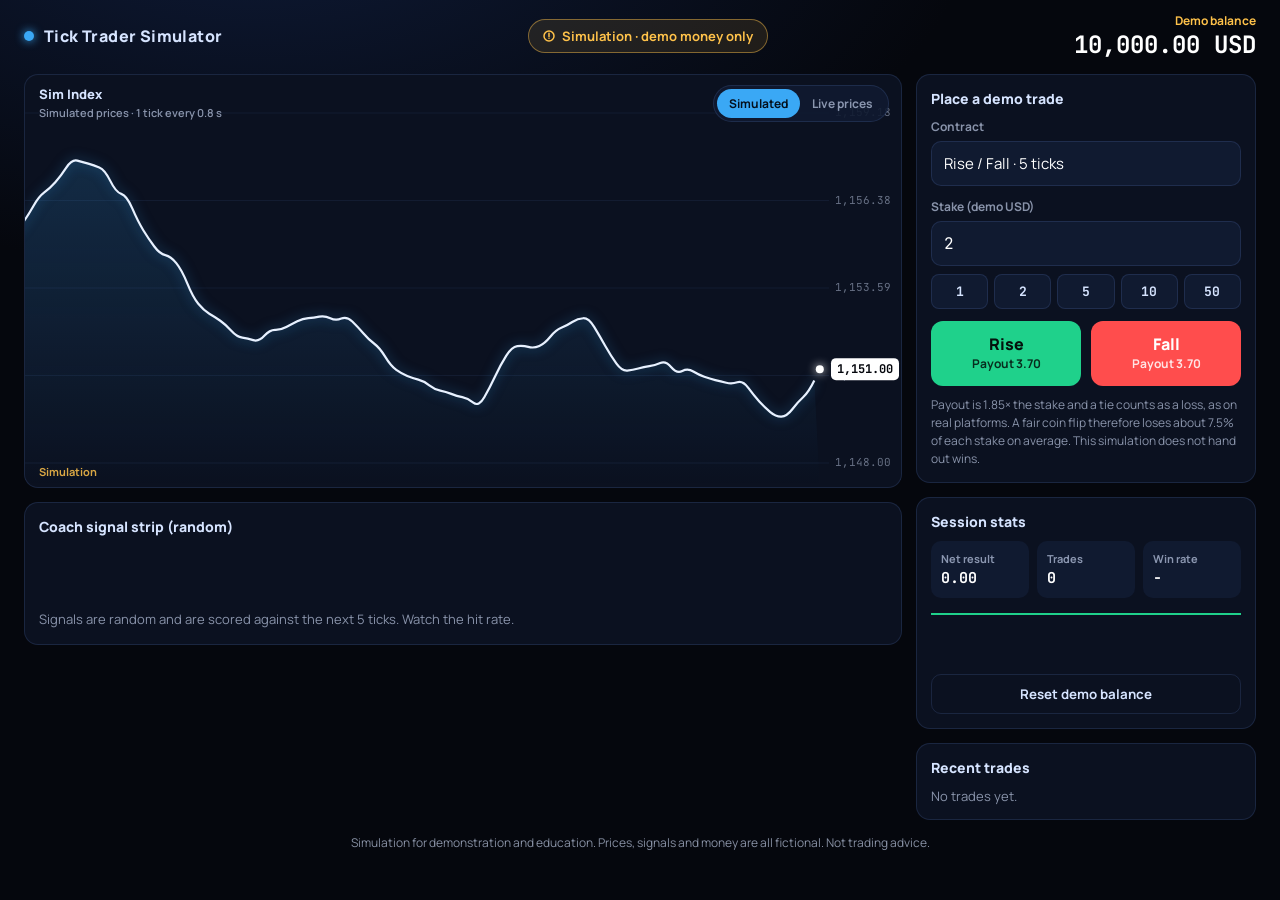
<file: trading-sim (1).html>
<!DOCTYPE html>
<html lang="en">
<head>
<meta charset="UTF-8">
<meta name="viewport" content="width=device-width, initial-scale=1.0, viewport-fit=cover">
<title>Tick Trader Simulator (Demo Money)</title>
<link rel="preconnect" href="https://fonts.googleapis.com">
<link rel="preconnect" href="https://fonts.gstatic.com" crossorigin>
<link href="https://fonts.googleapis.com/css2?family=Manrope:wght@500;700;800&family=JetBrains+Mono:wght@600;700&display=swap" rel="stylesheet">
<style>
* { margin: 0; padding: 0; box-sizing: border-box; }
:root {
  --bg: #05070d;
  --panel: #0b1120;
  --panel-2: #101a30;
  --line: rgba(120,160,255,0.14);
  --ink: #d6e4ff;
  --muted: rgba(214,228,255,0.62);
  --blue: #3aa8f5;
  --red: #ff4d4d;
  --green: #1fd18b;
  --amber: #ffc24a;
  --ui: 'Manrope', 'Inter', Arial, sans-serif;
  --mono: 'JetBrains Mono', 'Courier New', monospace;
}
body {
  background: radial-gradient(1200px 600px at 20% -10%, #0e1a36 0%, var(--bg) 60%);
  color: #fff;
  font-family: var(--ui);
  min-height: 100vh;
  padding: calc(12px + env(safe-area-inset-top)) clamp(10px, 2vw, 24px) calc(16px + env(safe-area-inset-bottom));
}

/* ---------- Header ---------- */
header {
  display: flex; align-items: center; justify-content: space-between;
  gap: 12px; flex-wrap: wrap; margin-bottom: 14px;
}
.brand { display: flex; align-items: center; gap: 10px; }
.brand__dot { width: 10px; height: 10px; border-radius: 50%; background: var(--blue); box-shadow: 0 0 10px var(--blue); }
.brand__name { font-size: 16px; font-weight: 800; color: var(--ink); letter-spacing: .4px; }
.badge {
  display: inline-flex; align-items: center; gap: 7px;
  padding: 7px 14px; border-radius: 100px;
  font-size: 13px; font-weight: 700; color: var(--amber);
  background: rgba(255,194,74,.1); border: 1px solid rgba(255,194,74,.45);
}
.balance { text-align: right; }
.balance small { display: block; font-size: 12px; color: var(--amber); font-weight: 700; }
.balance strong { font-family: var(--mono); font-size: clamp(18px, 4.5vw, 24px); }

/* ---------- Layout ---------- */
.grid {
  display: grid;
  grid-template-columns: minmax(0, 1fr) 340px;
  gap: 14px;
  align-items: start;
}
.col { display: grid; gap: 14px; min-width: 0; }
.card { background: var(--panel); border: 1px solid var(--line); border-radius: 14px; padding: 14px; }
.card h2 { font-size: 14px; font-weight: 800; color: var(--ink); margin-bottom: 10px; }

/* ---------- Chart ---------- */
.chart { position: relative; padding: 0; overflow: hidden; height: clamp(250px, 46vh, 460px); }
#chart { display: block; width: 100%; height: 100%; }
.chart__title {
  position: absolute; top: 10px; left: 14px; font-size: 13px; font-weight: 800; color: var(--ink);
}
.chart__title span { display: block; font-size: 11px; font-weight: 600; color: var(--muted); margin-top: 2px; }
.chart__tag { position: absolute; left: 14px; bottom: 8px; font-size: 11px; font-weight: 700; color: rgba(255,194,74,.85); }

/* ---------- Price feed toggle ---------- */
.feed { position: absolute; top: 10px; right: 12px; z-index: 2; text-align: right; }
.feed__seg { display: inline-flex; background: rgba(16,26,48,.9); border: 1px solid var(--line); border-radius: 100px; padding: 3px; }
.feed__seg button {
  border: 0; background: transparent; color: var(--muted); font-family: var(--ui);
  font-size: 12px; font-weight: 700; padding: 6px 12px; border-radius: 100px; cursor: pointer;
}
.feed__seg button[aria-pressed="true"] { background: var(--blue); color: #04101c; }
.feed__seg button:disabled { opacity: .45; cursor: not-allowed; }
.feed__status { font-size: 11px; color: var(--muted); margin-top: 5px; max-width: 220px; margin-left: auto; line-height: 1.35; }
.feed__status.err { color: #ff8a8a; }

/* ---------- Trade panel ---------- */
.field { margin-bottom: 12px; }
.field label { display: block; font-size: 12px; color: var(--muted); margin-bottom: 6px; font-weight: 700; }
.field .static {
  background: var(--panel-2); border: 1px solid var(--line); border-radius: 10px;
  padding: 11px 12px; font-size: 15px;
}
.stake {
  width: 100%; background: var(--panel-2); border: 1px solid var(--line); border-radius: 10px;
  color: #fff; font-family: var(--mono); font-size: 16px; padding: 11px 12px;
}
.stake:focus-visible, button:focus-visible { outline: 2px solid var(--blue); outline-offset: 2px; }
.presets { display: flex; gap: 6px; margin-top: 8px; flex-wrap: wrap; }
.presets button {
  flex: 1; min-width: 44px; background: var(--panel-2); color: var(--ink);
  border: 1px solid var(--line); border-radius: 8px; padding: 8px 0;
  font-family: var(--mono); font-weight: 700; font-size: 13px; cursor: pointer;
}
.trade { display: grid; grid-template-columns: 1fr 1fr; gap: 10px; margin-top: 4px; }
.trade button {
  border: 0; border-radius: 12px; padding: 14px 8px; cursor: pointer; color: #04110c;
  font-family: var(--ui); font-weight: 800; font-size: 16px; line-height: 1.2;
}
.trade button small { display: block; font-size: 12px; font-weight: 700; opacity: .85; margin-top: 3px; }
.btn-rise { background: var(--green); }
.btn-fall { background: var(--red); color: #fff !important; }
.trade button:disabled { opacity: .35; cursor: not-allowed; }
.note { font-size: 12px; color: var(--muted); margin-top: 10px; line-height: 1.5; }

/* open position */
.pos { display: none; margin-top: 12px; background: var(--panel-2); border: 1px solid var(--line); border-radius: 12px; padding: 12px; }
.pos.on { display: block; }
.pos__row { display: flex; justify-content: space-between; font-size: 13px; padding: 3px 0; color: var(--muted); }
.pos__row b { color: #fff; font-family: var(--mono); font-weight: 700; }
.pos__bar { height: 5px; background: rgba(255,255,255,.08); border-radius: 3px; margin-top: 8px; overflow: hidden; }
.pos__bar i { display: block; height: 100%; width: 0; background: var(--blue); transition: width .3s linear; }
.result { display: none; margin-top: 12px; padding: 11px 12px; border-radius: 10px; font-size: 14px; font-weight: 800; }
.result.on { display: block; }
.result.win { background: rgba(31,209,139,.12); border: 1px solid rgba(31,209,139,.5); color: var(--green); }
.result.loss { background: rgba(255,77,77,.1); border: 1px solid rgba(255,77,77,.5); color: #ff8a8a; }

/* ---------- Stats ---------- */
.stats { display: grid; grid-template-columns: repeat(3, 1fr); gap: 8px; }
.stat { background: var(--panel-2); border-radius: 10px; padding: 10px; }
.stat small { display: block; font-size: 11px; color: var(--muted); font-weight: 700; }
.stat b { font-family: var(--mono); font-size: 15px; }
.pos-num { color: var(--green); } .neg-num { color: #ff8a8a; }
#spark { width: 100%; height: 56px; display: block; margin-top: 10px; }

/* ---------- Signal strip ---------- */
.signals { display: flex; gap: 6px; flex-wrap: wrap; min-height: 54px; align-items: flex-start; }
.sig { width: 38px; text-align: center; }
.sig__box {
  height: 32px; border-radius: 8px; display: flex; align-items: center; justify-content: center;
  font-size: 14px; font-weight: 800; color: var(--ink);
  background: linear-gradient(180deg, #1e4483, #163464); border: 1px solid rgba(120,160,255,.2);
}
.sig--pending .sig__box { background: transparent; border-style: dashed; color: var(--muted); }
.sig__res { font-size: 12px; font-weight: 800; margin-top: 3px; height: 14px; }
.sig__res.hit { color: var(--green); } .sig__res.miss { color: #ff8a8a; }
.sigrate { font-size: 13px; color: var(--muted); margin-top: 10px; line-height: 1.5; }
.sigrate b { color: #fff; font-family: var(--mono); }

/* ---------- History ---------- */
.hist { list-style: none; display: grid; gap: 6px; max-height: 220px; overflow: auto; }
.hist li {
  display: grid; grid-template-columns: 54px 1fr auto; gap: 8px; align-items: center;
  background: var(--panel-2); border-radius: 8px; padding: 8px 10px; font-size: 12px; color: var(--muted);
}
.hist .dir { font-weight: 800; color: #fff; }
.hist .amt { font-family: var(--mono); font-weight: 700; }
.empty { font-size: 13px; color: var(--muted); }

.reset {
  width: 100%; margin-top: 10px; background: transparent; color: var(--ink);
  border: 1px solid var(--line); border-radius: 10px; padding: 10px; font-weight: 700; cursor: pointer;
  font-family: var(--ui);
}
.footer { text-align: center; font-size: 12px; color: var(--muted); margin-top: 14px; }

/* ---------- Phone / narrow ---------- */
@media (max-width: 860px) {
  .grid { grid-template-columns: 1fr; }
  .chart { height: clamp(230px, 38vh, 340px); }
  /* trade panel right under the chart, then signals, then stats */
  .col--side { display: contents; }
  .order-chart { order: 1; } .order-trade { order: 2; } .order-signals { order: 3; }
  .order-stats { order: 4; } .order-hist { order: 5; }
  .grid { gap: 12px; }
  .badge { font-size: 12px; padding: 6px 11px; }
}
@media (max-width: 400px) {
  .stats { grid-template-columns: 1fr 1fr; }
}
</style>
</head>
<body>

<header>
  <div class="brand">
    <span class="brand__dot"></span>
    <span class="brand__name">Tick Trader Simulator</span>
  </div>
  <div class="badge" role="status">
    <svg width="12" height="12" viewBox="0 0 12 12" aria-hidden="true"><circle cx="6" cy="6" r="5" fill="none" stroke="currentColor" stroke-width="1.5"/><path d="M6 3.2v3.2M6 8.2v.1" stroke="currentColor" stroke-width="1.5" stroke-linecap="round"/></svg>
    <span id="badgeText">Simulation · demo money only</span>
  </div>
  <div class="balance">
    <small>Demo balance</small>
    <strong id="balance">10,000.00 USD</strong>
  </div>
</header>

<div class="grid">

  <div class="col">
    <section class="card chart order-chart" aria-label="Simulated price chart">
      <canvas id="chart"></canvas>
      <div class="chart__title"><span id="symName" style="font-size:13px;font-weight:800;color:var(--ink);margin:0">Sim Index</span><span id="symSub">Simulated prices · 1 tick every 0.8 s</span></div>
      <div class="feed">
        <div class="feed__seg" role="group" aria-label="Price source">
          <button type="button" id="feedSim" aria-pressed="true">Simulated</button>
          <button type="button" id="feedLive" aria-pressed="false">Live prices</button>
        </div>
        <div class="feed__status" id="feedStatus"></div>
      </div>
      <span class="chart__tag" id="chartTag">Simulation</span>
    </section>

    <section class="card order-signals">
      <h2>Coach signal strip (random)</h2>
      <div class="signals" id="signals"></div>
      <p class="sigrate" id="sigrate"></p>
    </section>
  </div>

  <div class="col col--side">
    <section class="card order-trade">
      <h2>Place a demo trade</h2>
      <div class="field">
        <label>Contract</label>
        <div class="static">Rise / Fall · 5 ticks</div>
      </div>
      <div class="field">
        <label for="stake">Stake (demo USD)</label>
        <input id="stake" class="stake" type="number" min="1" step="1" value="2" inputmode="decimal">
        <div class="presets" id="presets">
          <button type="button" data-v="1">1</button>
          <button type="button" data-v="2">2</button>
          <button type="button" data-v="5">5</button>
          <button type="button" data-v="10">10</button>
          <button type="button" data-v="50">50</button>
        </div>
      </div>
      <div class="trade">
        <button class="btn-rise" id="rise" type="button">Rise<small id="payoutR">Payout 3.70</small></button>
        <button class="btn-fall" id="fall" type="button">Fall<small id="payoutF">Payout 3.70</small></button>
      </div>

      <div class="pos" id="pos">
        <div class="pos__row"><span>Direction</span><b id="posDir">-</b></div>
        <div class="pos__row"><span>Entry spot</span><b id="posEntry">-</b></div>
        <div class="pos__row"><span>Current spot</span><b id="posNow">-</b></div>
        <div class="pos__row"><span>Ticks left</span><b id="posLeft">-</b></div>
        <div class="pos__bar"><i id="posBar"></i></div>
      </div>
      <div class="result" id="result" role="status"></div>

      <p class="note">Payout is 1.85× the stake and a tie counts as a loss, as on real platforms. A fair coin flip therefore loses about 7.5% of each stake on average. This simulation does not hand out wins.</p>
    </section>

    <section class="card order-stats">
      <h2>Session stats</h2>
      <div class="stats">
        <div class="stat"><small>Net result</small><b id="net">0.00</b></div>
        <div class="stat"><small>Trades</small><b id="count">0</b></div>
        <div class="stat"><small>Win rate</small><b id="winrate">-</b></div>
      </div>
      <canvas id="spark" aria-label="Demo balance over time"></canvas>
      <button class="reset" id="reset" type="button">Reset demo balance</button>
    </section>

    <section class="card order-hist">
      <h2>Recent trades</h2>
      <ul class="hist" id="hist"></ul>
      <p class="empty" id="histEmpty">No trades yet.</p>
    </section>
  </div>
</div>

<p class="footer"><span id="footText">Simulation for demonstration and education. Prices, signals and money are all fictional. Not trading advice.</span></p>

<script>
// ============================================================
// Tick Trader Simulator: everything here is simulated.
// ============================================================
// ----- Live price feed settings (optional) -----
// Register a free app at developers.deriv.com and paste your App ID here.
// Check Deriv's current API docs: the endpoint below is the documented public
// WebSocket for tick streams, but Deriv updates its API from time to time.
const DERIV_APP_ID = '';                       // <- your App ID goes here
const DERIV_WS_URL = 'wss://ws.derivws.com/websockets/v3';
const DERIV_SYMBOL = '1HZ100V';                // 1-second Volatility 100 index
const DERIV_LABEL  = 'Volatility 100 (1s) · live prices';

let TICK_MS = 800;
const DURATION = 5, PAYOUT = 1.85, START_BAL = 10000;

const $ = id => document.getElementById(id);
const fmt = (n, d = 2) => n.toLocaleString('en-US', { minimumFractionDigits: d, maximumFractionDigits: d });

// ---------- State ----------
let balance = START_BAL;
let balanceHist = [START_BAL];
let trades = [];
let pos = null;
let prices = [];
let price = 1154.90, drift = 0, tickCount = 0, lastTick = performance.now();
let sigOpen = null, sigResults = [];
let lo = 0, hi = 1, resetScale = false;

function randn() {
  let u = 0, v = 0;
  while (!u) u = Math.random();
  while (!v) v = Math.random();
  return Math.sqrt(-2 * Math.log(u)) * Math.cos(2 * Math.PI * v);
}
function nextPrice() {
  drift = drift * 0.55 + randn() * 0.22;
  price = Math.max(100, price + drift + randn() * 0.15);
  return Math.round(price * 100) / 100;
}

// ---------- Trading ----------
function stakeValue() {
  const v = parseFloat($('stake').value);
  return isFinite(v) && v > 0 ? Math.round(v * 100) / 100 : 0;
}
function refreshControls() {
  const s = stakeValue();
  const can = s > 0 && s <= balance && !pos;
  $('rise').disabled = !can; $('fall').disabled = !can;
  const p = 'Payout ' + fmt(s * PAYOUT);
  $('payoutR').textContent = p; $('payoutF').textContent = p;
  $('balance').textContent = fmt(balance) + ' USD';
}
function openTrade(dir) {
  const s = stakeValue();
  if (!s || s > balance || pos) return;
  balance = Math.round((balance - s) * 100) / 100;
  pos = { dir, stake: s, entry: prices[prices.length - 1], left: DURATION };
  $('result').className = 'result';
  renderPos(); refreshControls();
}
function settle() {
  const exit = prices[prices.length - 1];
  const win = pos.dir === 'Rise' ? exit > pos.entry : exit < pos.entry;
  const payout = win ? Math.round(pos.stake * PAYOUT * 100) / 100 : 0;
  balance = Math.round((balance + payout) * 100) / 100;
  const pl = Math.round((payout - pos.stake) * 100) / 100;
  trades.unshift({ dir: pos.dir, stake: pos.stake, entry: pos.entry, exit, win, pl });
  balanceHist.push(balance);
  const r = $('result');
  r.className = 'result on ' + (win ? 'win' : 'loss');
  r.textContent = win
    ? `Win: +${fmt(pl)} (exit ${fmt(exit)})`
    : `Loss: -${fmt(pos.stake)} (exit ${fmt(exit)}${exit === pos.entry ? ', tie counts as a loss' : ''})`;
  pos = null;
  renderPos(); renderStats(); refreshControls();
}
function renderPos() {
  const el = $('pos');
  if (!pos) { el.classList.remove('on'); return; }
  el.classList.add('on');
  $('posDir').textContent = pos.dir;
  $('posEntry').textContent = fmt(pos.entry);
  $('posNow').textContent = fmt(prices[prices.length - 1]);
  $('posLeft').textContent = pos.left;
  $('posBar').style.width = ((DURATION - pos.left) / DURATION * 100) + '%';
}

// ---------- Stats, history, sparkline ----------
function renderStats() {
  const net = Math.round((balance - START_BAL) * 100) / 100;
  const n = $('net');
  n.textContent = (net > 0 ? '+' : '') + fmt(net);
  n.className = net > 0 ? 'pos-num' : net < 0 ? 'neg-num' : '';
  $('count').textContent = trades.length;
  const wins = trades.filter(t => t.win).length;
  $('winrate').textContent = trades.length ? Math.round(wins / trades.length * 100) + '%' : '-';

  const ul = $('hist');
  ul.innerHTML = '';
  trades.slice(0, 20).forEach(t => {
    const li = document.createElement('li');
    li.innerHTML = `<span class="dir">${t.dir}</span><span>${fmt(t.entry)} → ${fmt(t.exit)} · stake ${fmt(t.stake)}</span><span class="amt ${t.win ? 'pos-num' : 'neg-num'}">${t.pl > 0 ? '+' : ''}${fmt(t.pl)}</span>`;
    ul.appendChild(li);
  });
  $('histEmpty').style.display = trades.length ? 'none' : 'block';
  drawSpark();
}
function drawSpark() {
  const c = $('spark'), dpr = window.devicePixelRatio || 1;
  const w = c.clientWidth, h = c.clientHeight;
  if (!w) return;
  c.width = w * dpr; c.height = h * dpr;
  const g = c.getContext('2d'); g.setTransform(dpr, 0, 0, dpr, 0, 0);
  const d = balanceHist.length > 1 ? balanceHist : [START_BAL, START_BAL];
  const mn = Math.min(...d, START_BAL), mx = Math.max(...d, START_BAL), r = (mx - mn) || 1;
  const y = v => 6 + (mx - v) / r * (h - 12);
  g.strokeStyle = 'rgba(255,194,74,.35)'; g.setLineDash([4, 4]);
  g.beginPath(); g.moveTo(0, y(START_BAL)); g.lineTo(w, y(START_BAL)); g.stroke(); g.setLineDash([]);
  g.strokeStyle = balance >= START_BAL ? '#1fd18b' : '#ff6b6b'; g.lineWidth = 2; g.lineJoin = 'round';
  g.beginPath();
  d.forEach((v, i) => { const x = i / (d.length - 1) * w; i ? g.lineTo(x, y(v)) : g.moveTo(x, y(v)); });
  g.stroke();
}

// ---------- Coach signal strip (random, and scored honestly) ----------
function updateSignals() {
  const last = prices[prices.length - 1];
  if (sigOpen) {
    sigOpen.left--;
    if (sigOpen.left === 0) {
      const hit = sigOpen.dir === 'up' ? last > sigOpen.entry : last < sigOpen.entry;
      sigResults.push({ dir: sigOpen.dir, hit });
      if (sigResults.length > 40) sigResults.shift();
      sigOpen = null;
    }
  } else if (tickCount % 6 === 0) {
    sigOpen = { dir: Math.random() > 0.5 ? 'up' : 'down', entry: last, left: DURATION };
  }
  renderSignals();
}
function renderSignals() {
  const box = $('signals');
  box.innerHTML = '';
  const cap = Math.max(6, Math.floor((box.clientWidth || 300) / 44) - 1);
  sigResults.slice(-cap).forEach(s => {
    const d = document.createElement('div'); d.className = 'sig';
    d.innerHTML = `<div class="sig__box">${s.dir === 'up' ? '▲' : '▼'}</div><div class="sig__res ${s.hit ? 'hit' : 'miss'}">${s.hit ? '✓' : '✕'}</div>`;
    box.appendChild(d);
  });
  if (sigOpen) {
    const d = document.createElement('div'); d.className = 'sig sig--pending';
    d.innerHTML = `<div class="sig__box">${sigOpen.dir === 'up' ? '▲' : '▼'}</div><div class="sig__res">${sigOpen.left}</div>`;
    box.appendChild(d);
  }
  const total = sigResults.length, hits = sigResults.filter(s => s.hit).length;
  $('sigrate').innerHTML = total
    ? `Signals scored so far: <b>${hits}/${total}</b> (<b>${Math.round(hits / total * 100)}%</b>). They are random, so over time this settles near or below 50%, which is not enough to profit after payout.`
    : 'Signals are random and are scored against the next 5 ticks. Watch the hit rate.';
}

// ---------- Chart ----------
const canvas = $('chart'), ctx = canvas.getContext('2d');
let W = 0, H = 0, STEP = 10;
const PAD_R = 78;
function resize() {
  const dpr = window.devicePixelRatio || 1, r = canvas.getBoundingClientRect();
  W = r.width; H = r.height;
  canvas.width = Math.round(W * dpr); canvas.height = Math.round(H * dpr);
  ctx.setTransform(dpr, 0, 0, dpr, 0, 0);
  STEP = W < 600 ? 8 : 11;
  drawSpark(); renderSignals();
}
function draw(now) {
  ctx.clearRect(0, 0, W, H);
  const progress = Math.min(1, (now - lastTick) / TICK_MS);
  const headX = W - PAD_R - 4;
  const vis = Math.ceil((W - PAD_R) / STEP) + 3;
  const arr = prices.slice(-vis), m = arr.length;
  if (m < 2) return;

  let mn = Math.min(...arr), mx = Math.max(...arr);
  if (pos) { mn = Math.min(mn, pos.entry); mx = Math.max(mx, pos.entry); }
  const padv = Math.max(0.4, (mx - mn) * 0.18);
  mn -= padv; mx += padv;
  if (resetScale) { lo = mn; hi = mx; resetScale = false; }
  lo += (mn - lo) * 0.12; hi += (mx - hi) * 0.12;
  const yAt = v => 38 + (hi - v) / (hi - lo) * (H - 62);
  const xAt = i => headX - (m - 1 - i) * STEP + STEP * (1 - progress);

  // grid + axis labels
  ctx.font = '11px "JetBrains Mono", monospace';
  ctx.textAlign = 'left'; ctx.textBaseline = 'middle';
  for (let k = 0; k <= 4; k++) {
    const v = lo + (hi - lo) * (k / 4), gy = yAt(v);
    ctx.strokeStyle = 'rgba(120,160,255,.08)'; ctx.lineWidth = 1;
    ctx.beginPath(); ctx.moveTo(0, gy); ctx.lineTo(W - PAD_R + 6, gy); ctx.stroke();
    ctx.fillStyle = 'rgba(214,228,255,.45)';
    ctx.fillText(fmt(v), W - PAD_R + 12, gy);
  }

  // fill + line
  const path = () => {
    ctx.beginPath();
    arr.forEach((v, i) => {
      const x = xAt(i), y = yAt(v);
      if (!i) { ctx.moveTo(x, y); return; }
      const px = xAt(i - 1), py = yAt(arr[i - 1]), mx2 = (px + x) / 2;
      ctx.quadraticCurveTo(px, py, mx2, (py + y) / 2);
    });
  };
  path();
  ctx.lineTo(xAt(m - 1), H); ctx.lineTo(xAt(0), H); ctx.closePath();
  const gr = ctx.createLinearGradient(0, 0, 0, H);
  gr.addColorStop(0, 'rgba(58,168,245,.22)'); gr.addColorStop(1, 'rgba(58,168,245,0)');
  ctx.fillStyle = gr; ctx.fill();
  path();
  ctx.strokeStyle = '#e8f1ff'; ctx.lineWidth = 2.2; ctx.lineJoin = 'round';
  ctx.shadowColor = 'rgba(58,168,245,.5)'; ctx.shadowBlur = 12; ctx.stroke(); ctx.shadowBlur = 0;

  // entry line
  if (pos) {
    const ey = yAt(pos.entry);
    ctx.strokeStyle = 'rgba(255,194,74,.8)'; ctx.setLineDash([6, 5]); ctx.lineWidth = 1.2;
    ctx.beginPath(); ctx.moveTo(0, ey); ctx.lineTo(W - PAD_R + 6, ey); ctx.stroke(); ctx.setLineDash([]);
    ctx.fillStyle = '#ffc24a'; ctx.textAlign = 'left';
    ctx.fillText('Entry ' + fmt(pos.entry), 12, ey - 9);
  }

  // head dot + price tag
  const last = arr[m - 1], hx = xAt(m - 1), hy = yAt(last);
  ctx.fillStyle = '#fff'; ctx.shadowColor = '#fff'; ctx.shadowBlur = 10;
  ctx.beginPath(); ctx.arc(hx, hy, 4, 0, Math.PI * 2); ctx.fill(); ctx.shadowBlur = 0;
  const tw = 68, th = 22, tx = W - PAD_R + 8;
  ctx.fillStyle = '#fff';
  ctx.beginPath(); ctx.roundRect ? ctx.roundRect(tx, hy - th / 2, tw, th, 5) : ctx.rect(tx, hy - th / 2, tw, th); ctx.fill();
  ctx.fillStyle = '#05070d'; ctx.font = '700 12px "JetBrains Mono", monospace';
  ctx.textAlign = 'center'; ctx.fillText(fmt(last), tx + tw / 2, hy + 1);
}
function loop(now) { draw(now); requestAnimationFrame(loop); }

// ---------- Tick engine ----------
function tick(live) {
  tickCount++;
  prices.push(typeof live === 'number' ? live : nextPrice());
  if (prices.length > 300) prices.shift();
  lastTick = performance.now();
  if (pos) {
    pos.left--;
    renderPos();
    if (pos.left === 0) settle();
  }
  updateSignals();
}

// ---------- Wire up ----------
$('rise').addEventListener('click', () => openTrade('Rise'));
$('fall').addEventListener('click', () => openTrade('Fall'));
$('stake').addEventListener('input', refreshControls);
$('presets').addEventListener('click', e => {
  const v = e.target.dataset.v; if (!v) return;
  $('stake').value = v; refreshControls();
});
$('reset').addEventListener('click', () => {
  if (pos) return;
  balance = START_BAL; balanceHist = [START_BAL]; trades = [];
  $('result').className = 'result';
  renderStats(); refreshControls();
});
window.addEventListener('resize', resize);

for (let i = 0; i < 90; i++) prices.push(nextPrice());
lo = Math.min(...prices) - 0.5; hi = Math.max(...prices) + 0.5;
resize(); renderStats(); refreshControls(); renderSignals();

// ---------- Price source: simulated or live ----------
let feed = { mode: 'sim', ws: null };
function setStatus(msg, err) { const s = $('feedStatus'); s.textContent = msg || ''; s.className = 'feed__status' + (err ? ' err' : ''); }
function applyMode(mode) {
  feed.mode = mode;
  const live = mode === 'live';
  $('feedSim').setAttribute('aria-pressed', String(!live));
  $('feedLive').setAttribute('aria-pressed', String(live));
  $('symName').textContent = live ? DERIV_LABEL : 'Sim Index';
  $('symSub').textContent = live ? 'Real market prices · trades are still simulated' : 'Simulated prices · 1 tick every 0.8 s';
  $('badgeText').textContent = live ? 'Real prices · simulated trades · demo money only' : 'Simulation · demo money only';
  $('chartTag').textContent = live ? 'Simulated trades · demo money' : 'Simulation';
  $('footText').textContent = live
    ? 'Prices come from a public market feed. Trades, signals and money are fictional. Not trading advice.'
    : 'Simulation for demonstration and education. Prices, signals and money are all fictional. Not trading advice.';
}
function resetFeedData(tickMs) {
  TICK_MS = tickMs; prices = []; sigOpen = null; tickCount = 0; resetScale = true;
}
function useSimulated(msg, err) {
  if (feed.ws) { try { feed.ws.close(); } catch (e) {} feed.ws = null; }
  applyMode('sim');
  resetFeedData(800);
  for (let i = 0; i < 90; i++) prices.push(nextPrice());
  setStatus(msg || '', err);
}
function useLive() {
  if (!DERIV_APP_ID) { setStatus('Add your Deriv App ID in the code to enable live prices.', true); return; }
  if (pos) { setStatus('Finish the open trade first.', true); return; }
  setStatus('Connecting…');
  let ws;
  try { ws = new WebSocket(`${DERIV_WS_URL}?app_id=${encodeURIComponent(DERIV_APP_ID)}`); }
  catch (e) { useSimulated('Could not connect. Using simulated prices.', true); return; }
  feed.ws = ws;
  let gotTick = false;
  const timeout = setTimeout(() => { if (!gotTick && feed.ws === ws) useSimulated('No data from the feed. Using simulated prices.', true); }, 8000);
  ws.onopen = () => ws.send(JSON.stringify({ ticks: DERIV_SYMBOL, subscribe: 1 }));
  ws.onmessage = ev => {
    let m; try { m = JSON.parse(ev.data); } catch (e) { return; }
    if (m.error) { clearTimeout(timeout); if (feed.ws === ws) useSimulated('Feed error: ' + (m.error.message || 'unknown') + '. Using simulated prices.', true); return; }
    if (m.tick && typeof m.tick.quote === 'number') {
      if (!gotTick) { gotTick = true; clearTimeout(timeout); applyMode('live'); resetFeedData(1000); setStatus('Connected'); }
      if (feed.ws === ws) tick(m.tick.quote);
    }
  };
  ws.onerror = () => { if (feed.ws === ws && !gotTick) { clearTimeout(timeout); useSimulated('Connection failed. Using simulated prices.', true); } };
  ws.onclose = () => { if (feed.ws === ws && gotTick) useSimulated('Live feed disconnected. Back to simulated prices.', true); };
}
$('feedSim').addEventListener('click', () => { if (feed.mode === 'live' && pos) { setStatus('Finish the open trade first.', true); return; } if (feed.mode === 'live') useSimulated(''); });
$('feedLive').addEventListener('click', () => { if (feed.mode !== 'live') useLive(); });

setInterval(() => { if (feed.mode === 'sim') tick(); }, 800);
requestAnimationFrame(loop);
</script>
</body>
</html>
</file>
<file: style.css>
* { margin: 0; padding: 0; box-sizing: border-box; }

:root {
  --bg: #05070d;
  --ink: #d6e4ff;
  --blue: #3aa8f5;
  --red: #ff4d4d;
  --green: #2ecc71;
  --amber: #ffc24a;
  --font-ui: 'Manrope', 'Inter', Arial, sans-serif;
  --font-mono: 'JetBrains Mono', 'Courier New', monospace;
}

body {
  background: var(--bg);
  font-family: var(--font-ui);
  color: #fff;
  min-height: 100vh;
  position: relative;
  overflow: hidden;
}

/* ---------- Background ---------- */
.fake-bg { position: fixed; inset: 0; z-index: 0; }
.fake-bg img {
  width: 100%;
  height: 100%;
  object-fit: cover;
  opacity: 0.55;
  filter: brightness(0.6) contrast(1.05);
}
.fake-bg::after {
  content: '';
  position: absolute;
  inset: 0;
  background: linear-gradient(180deg,
    rgba(5,7,13,0.3) 0%,
    rgba(5,7,13,0.1) 30%,
    rgba(5,7,13,0.85) 75%,
    rgba(5,7,13,1) 100%);
}

/* Portrait screens: show the full screenshot at the top instead of a heavy crop */
@media (max-aspect-ratio: 1/1) {
  .fake-bg img { object-fit: contain; object-position: top center; height: 58%; }
}

/* ---------- Top bar ---------- */
.topbar {
  position: fixed;
  top: 0; left: 0; right: 0;
  padding: calc(14px + env(safe-area-inset-top)) clamp(14px, 3vw, 24px) 14px;
  display: flex;
  justify-content: space-between;
  align-items: center;
  z-index: 9998;
  background: linear-gradient(180deg, rgba(5,7,13,0.9), transparent);
}
.topbar__left { display: flex; align-items: center; gap: 10px; }
.topbar__dot {
  width: 10px; height: 10px;
  border-radius: 50%;
  background: var(--blue);
  box-shadow: 0 0 10px var(--blue);
}
.topbar__title {
  font-size: 15px;
  font-weight: 800;
  letter-spacing: 0.6px;
  color: var(--ink);
}

/* The simulation label. Deliberately clear and readable. */
.topbar__badge {
  display: inline-flex;
  align-items: center;
  gap: 7px;
  padding: 7px 14px;
  border-radius: 100px;
  font-size: 13px;
  font-weight: 700;
  color: var(--amber);
  background: rgba(255, 194, 74, 0.1);
  border: 1px solid rgba(255, 194, 74, 0.45);
}

/* ---------- Overlay ---------- */
.overlay {
  position: fixed;
  bottom: 0; left: 0; right: 0;
  padding: 28px 0 calc(12px + env(safe-area-inset-bottom));
  z-index: 9999;
  background: linear-gradient(180deg,
    transparent 0%,
    rgba(5,7,13,0.7) 18%,
    rgba(5,7,13,0.96) 45%,
    var(--bg) 100%);
}

.overlay__telegram {
  display: flex;
  justify-content: center;
  margin-bottom: 14px;
}
.overlay__telegram span {
  background: rgba(11, 30, 74, 0.9);
  color: #a7c4ff;
  padding: 9px clamp(16px, 4vw, 22px);
  border-radius: 100px;
  font-style: italic;
  font-size: clamp(13px, 3.6vw, 16px);
  letter-spacing: 0.4px;
  border: 1px solid rgba(167, 196, 255, 0.25);
  box-shadow: 0 4px 20px rgba(11, 30, 74, 0.6),
              inset 0 1px 0 rgba(255,255,255,0.08);
  backdrop-filter: blur(10px);
  -webkit-backdrop-filter: blur(10px);
}

/* ---------- Moving signal lines ---------- */
.overlay__wave {
  position: relative;
  height: clamp(110px, 20vh, 190px);
  margin: 0 clamp(12px, 2.5vw, 28px);
  border-radius: 14px;
  background: rgba(10, 16, 32, 0.55);
  border: 1px solid rgba(120, 160, 255, 0.14);
  overflow: hidden;
  -webkit-mask-image: linear-gradient(90deg, transparent 0, #000 8%, #000 100%);
          mask-image: linear-gradient(90deg, transparent 0, #000 8%, #000 100%);
}
#wave { display: block; width: 100%; height: 100%; }

.wave__legend {
  position: absolute;
  top: 10px; right: 14px;
  display: flex;
  gap: 14px;
  font-size: 12px;
  font-weight: 700;
  color: rgba(214, 228, 255, 0.75);
}
.legend { display: inline-flex; align-items: center; gap: 6px; }
.legend::before {
  content: '';
  width: 9px; height: 9px;
  border-radius: 50%;
  background: currentColor;
}
.legend--up    { color: var(--red); }
.legend--down  { color: var(--blue); }
.legend--trend { color: var(--green); }
.legend--up, .legend--down, .legend--trend { filter: saturate(1.1); }

/* ---------- Scrolling code strip ---------- */
.overlay__code {
  margin-top: 14px;
  overflow: hidden;
  -webkit-mask-image: linear-gradient(90deg, transparent, #000 10%, #000 90%, transparent);
          mask-image: linear-gradient(90deg, transparent, #000 10%, #000 90%, transparent);
}
.code-track {
  display: flex;
  gap: 6px;
  width: max-content;
  animation: codeScroll 26s linear infinite;
}
@keyframes codeScroll {
  from { transform: translateX(0); }
  to   { transform: translateX(-50%); }
}
.code {
  min-width: clamp(24px, 6vw, 30px);
  height: clamp(28px, 7vw, 34px);
  border-radius: 8px;
  display: flex;
  align-items: center;
  justify-content: center;
  padding: 0 7px;
  font-family: var(--font-mono);
  font-size: clamp(13px, 3.6vw, 15px);
  font-weight: 700;
  color: var(--ink);
  background: linear-gradient(180deg, #1e4483, #163464);
  border: 1px solid rgba(120, 160, 255, 0.15);
  box-shadow: inset 0 1px 0 rgba(255,255,255,0.15),
              inset 0 -2px 4px rgba(0,0,0,0.3),
              0 2px 6px rgba(0,0,0,0.4);
}
.code--alt {
  background: linear-gradient(180deg, #c02020, #8a0f0f);
  color: #ffe0e0;
  border-color: rgba(255, 120, 120, 0.2);
}

/* ---------- Progress line ---------- */
.overlay__line {
  height: 4px;
  margin: 14px clamp(12px, 2.5vw, 28px) 0;
  border-radius: 2px;
  background-color: rgba(46, 204, 113, 0.12);
  background-image: linear-gradient(90deg, transparent, var(--green) 50%, transparent);
  background-size: 30% 100%;
  background-repeat: no-repeat;
  animation: lineSweep 3.2s ease-in-out infinite;
  box-shadow: 0 0 10px rgba(46, 204, 113, 0.6),
              0 0 20px rgba(46, 204, 113, 0.25);
}
@keyframes lineSweep {
  0%   { background-position: -40% 0; }
  100% { background-position: 140% 0; }
}

.overlay__disclaimer {
  margin-top: 10px;
  text-align: center;
  font-size: 12px;
  font-weight: 500;
  color: rgba(214, 228, 255, 0.6);
}

/* ---------- Simulation tag inside the chart ---------- */
.wave__tag {
  position: absolute;
  left: 12px; bottom: 8px;
  font-size: 11px;
  font-weight: 700;
  color: rgba(255, 194, 74, 0.85);
}

/* ---------- Small screens ---------- */
@media (max-width: 600px) {
  .wave__legend { top: 8px; right: 10px; gap: 10px; font-size: 11px; }
  .topbar__title { font-size: 14px; }
  .topbar__badge { font-size: 12px; padding: 6px 11px; }
  .overlay__disclaimer { font-size: 11px; padding: 0 14px; }
}

/* Short landscape phones */
@media (max-height: 460px) {
  .overlay__wave { height: 84px; }
  .overlay__telegram { margin-bottom: 8px; }
  .overlay__code { margin-top: 8px; }
  .wave__legend { display: none; }
}

/* ---------- Respect reduced motion ---------- */
@media (prefers-reduced-motion: reduce) {
  .code-track, .overlay__line { animation: none; }
}
</file>
